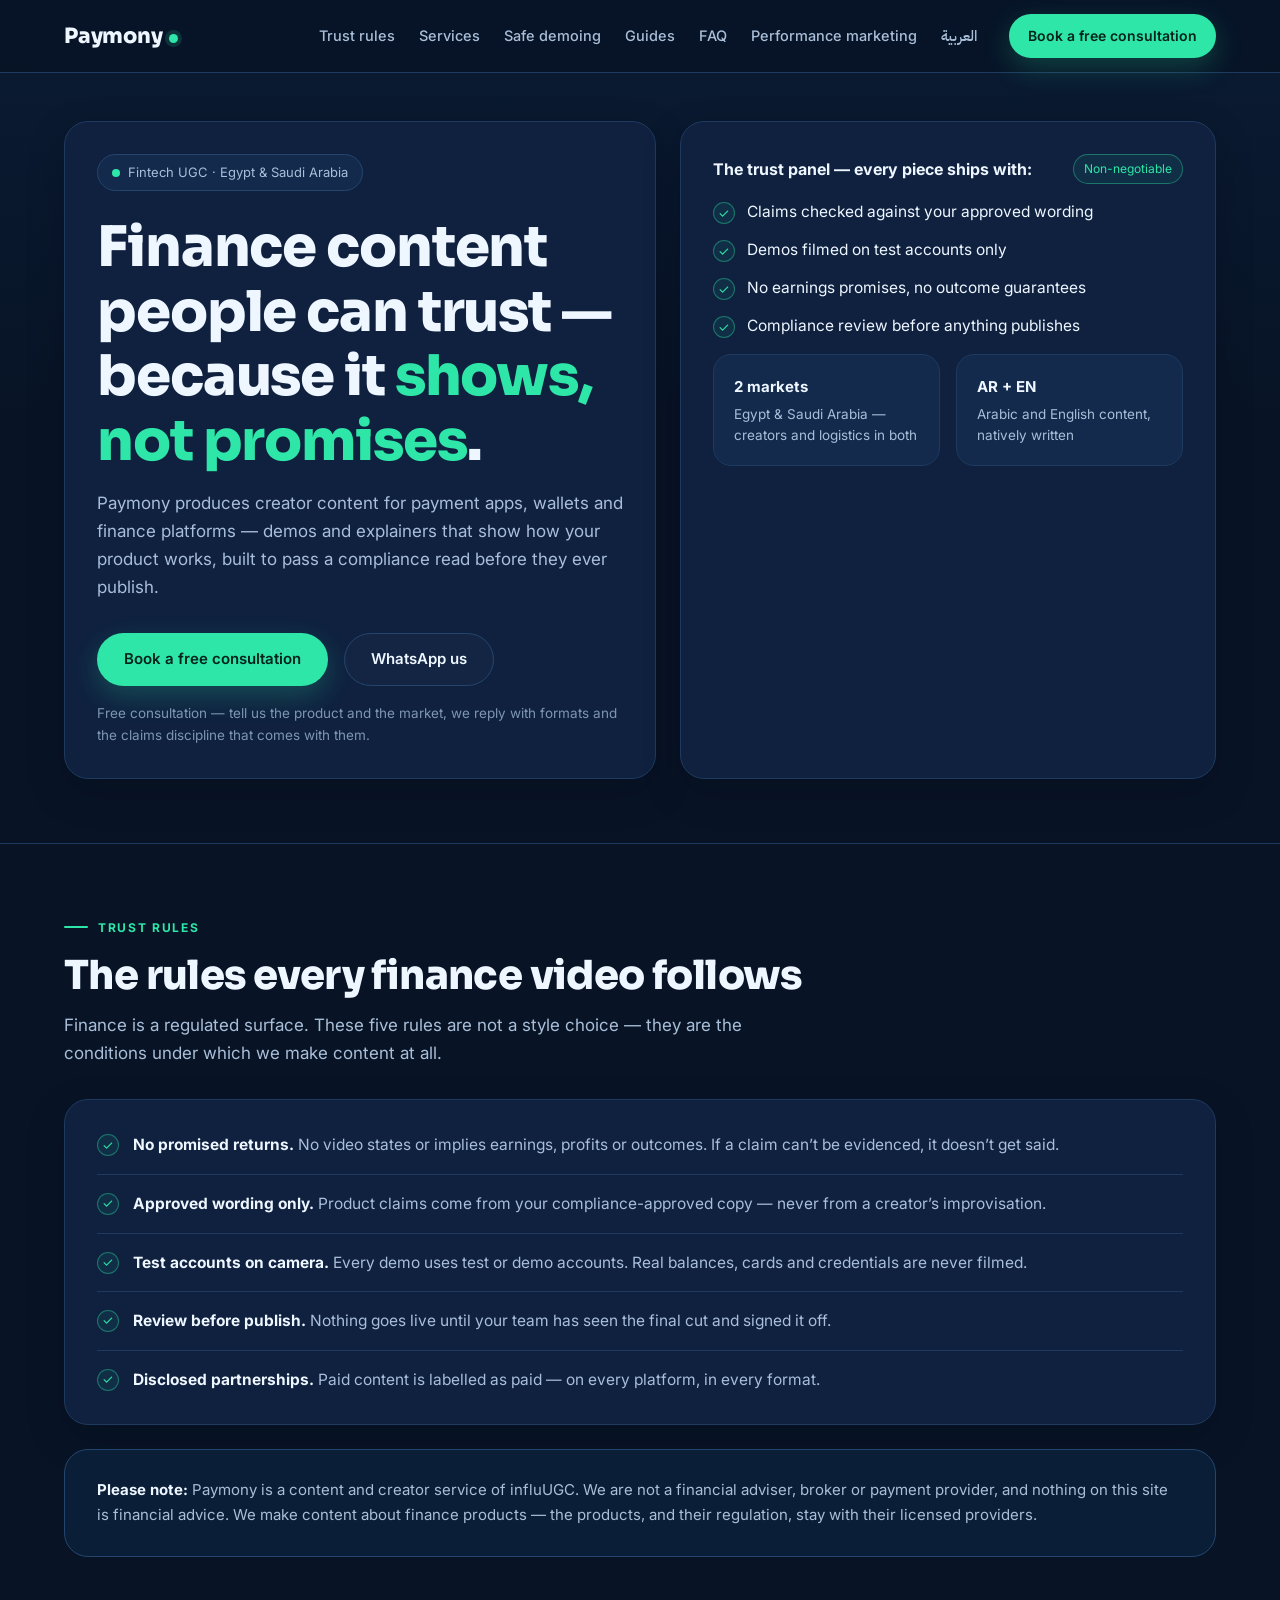
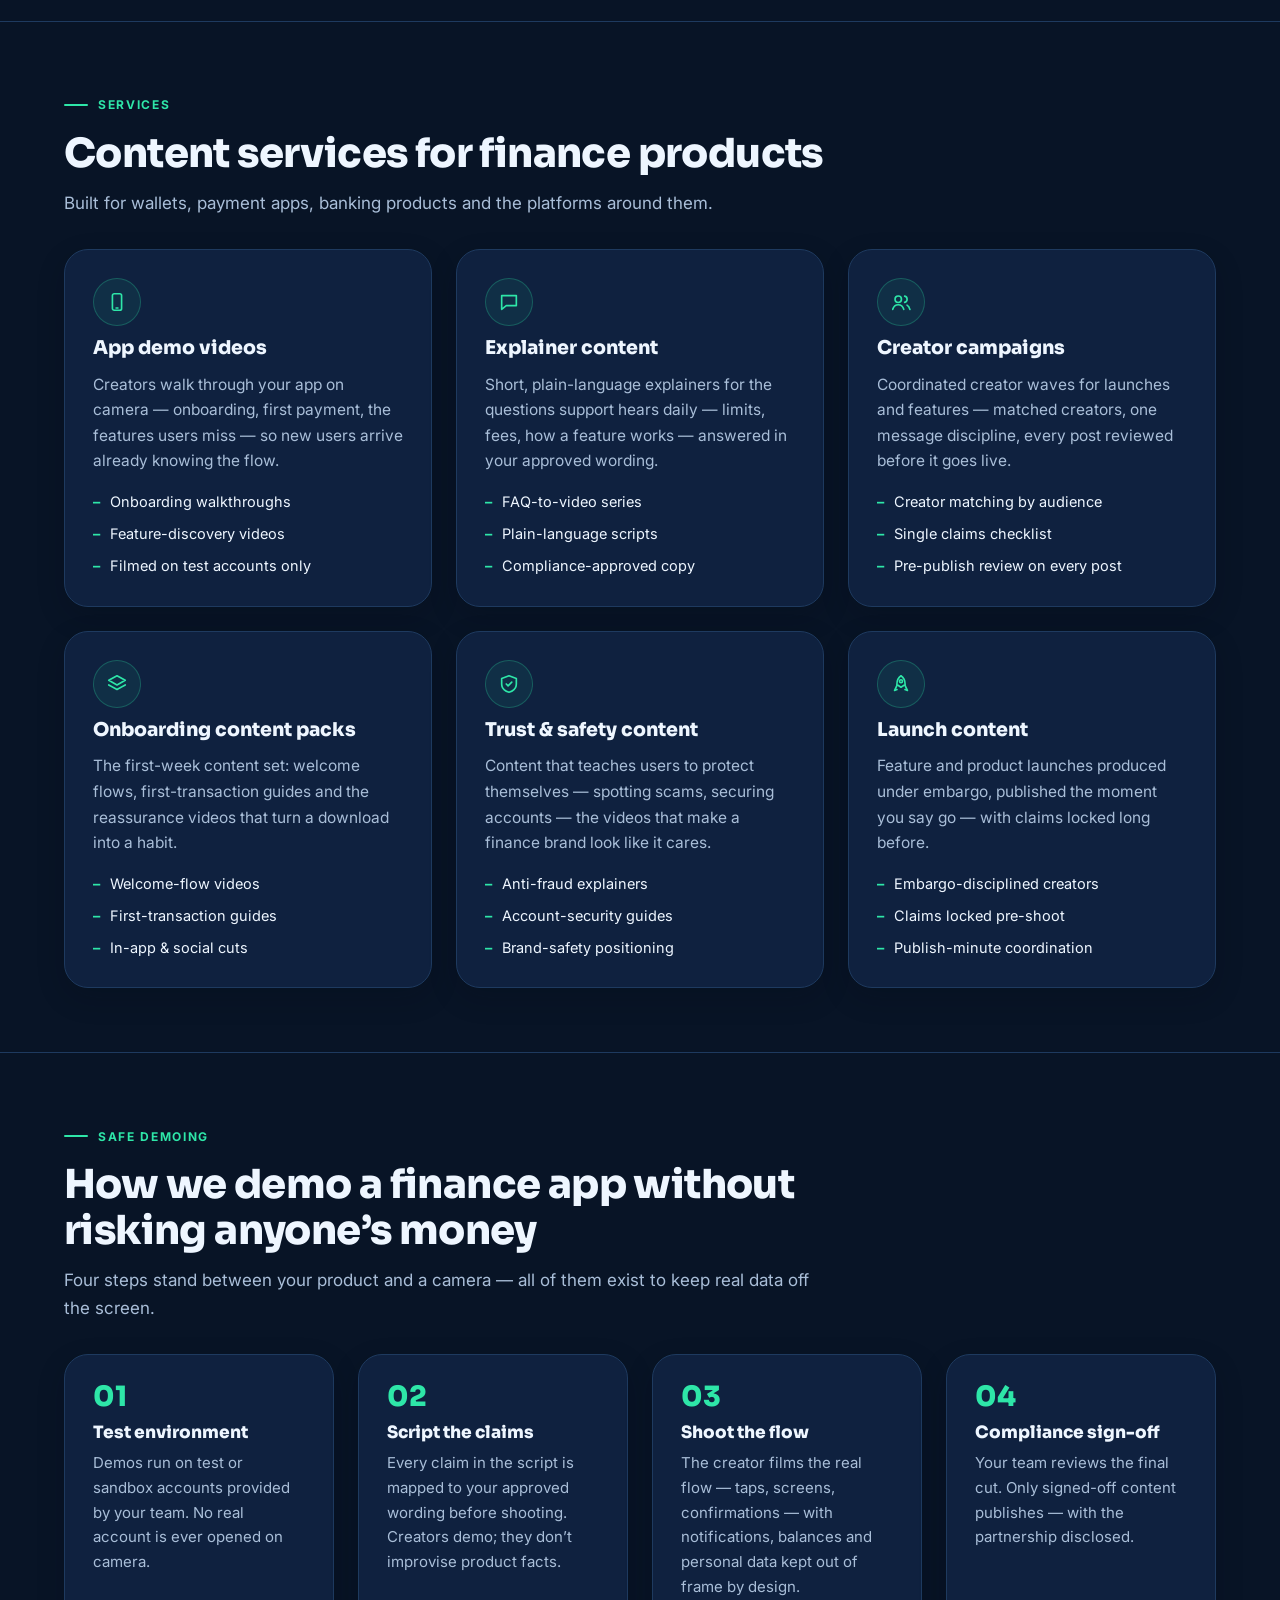
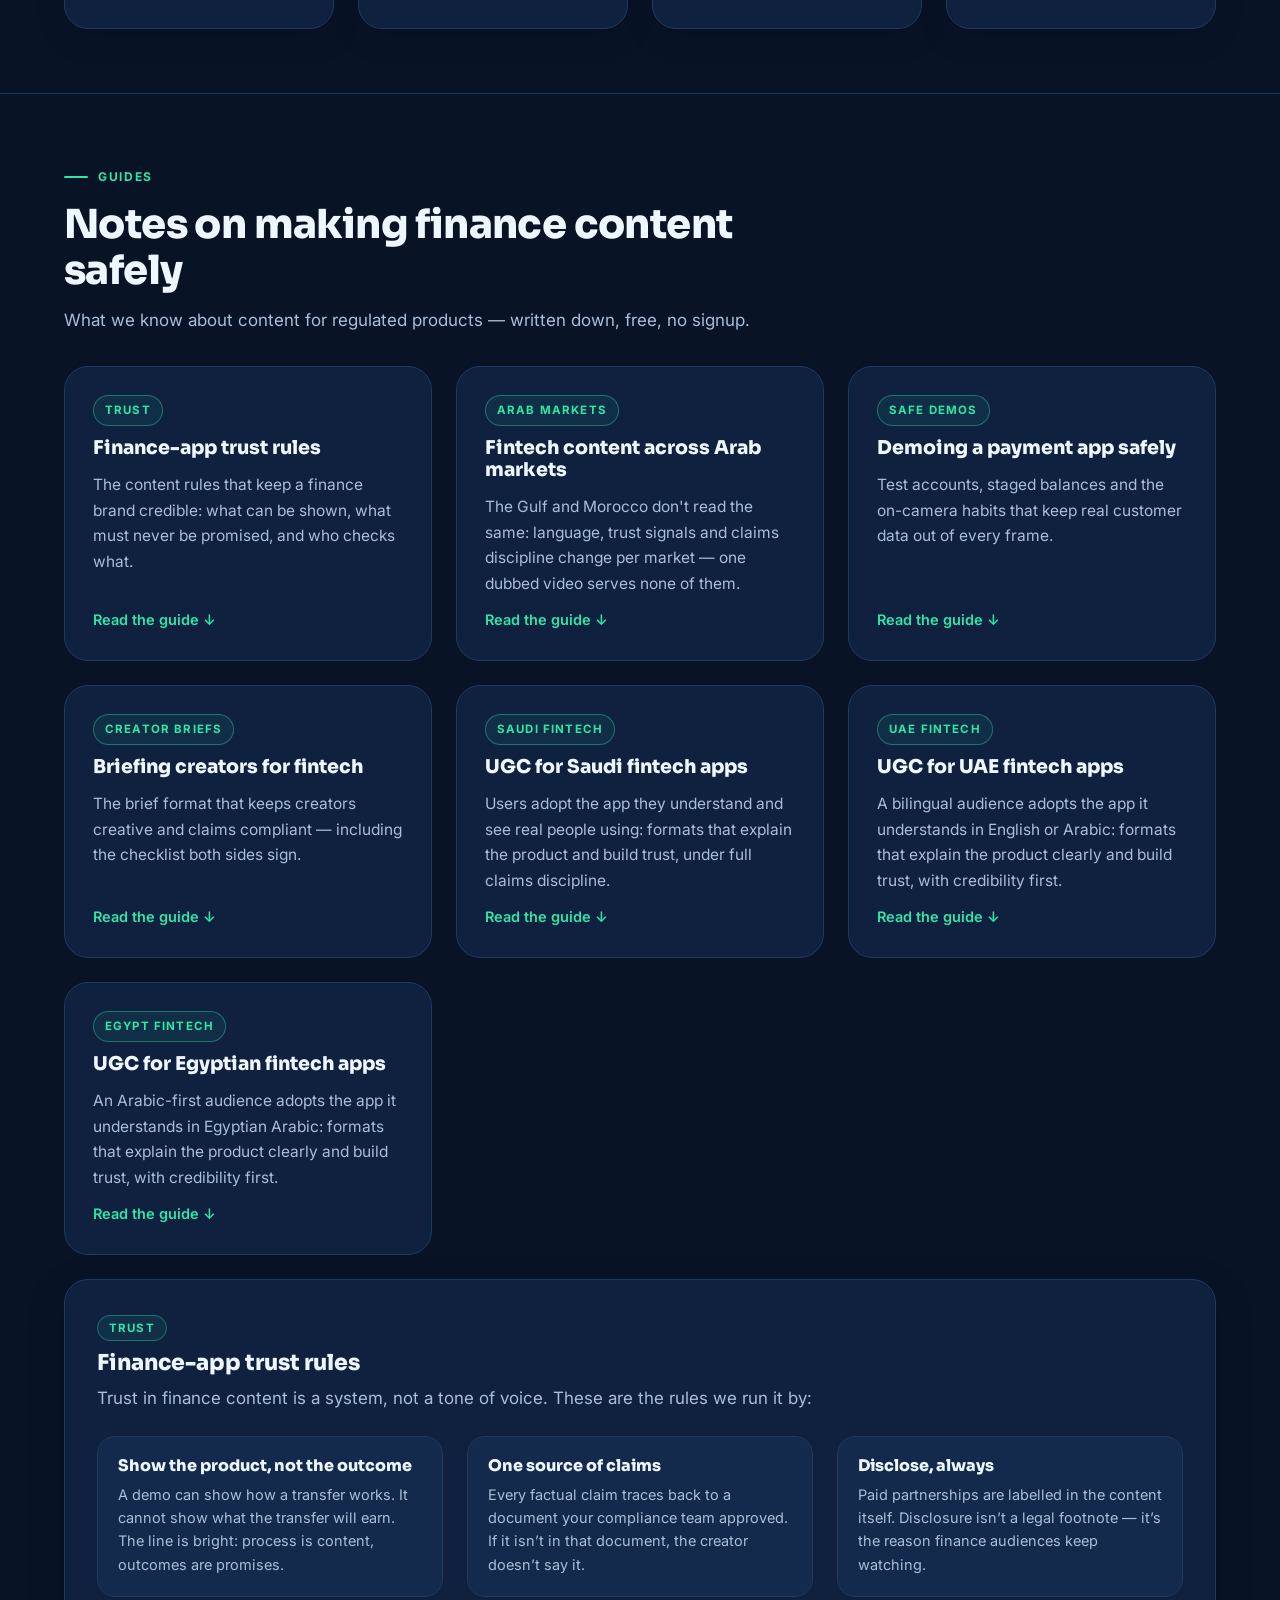
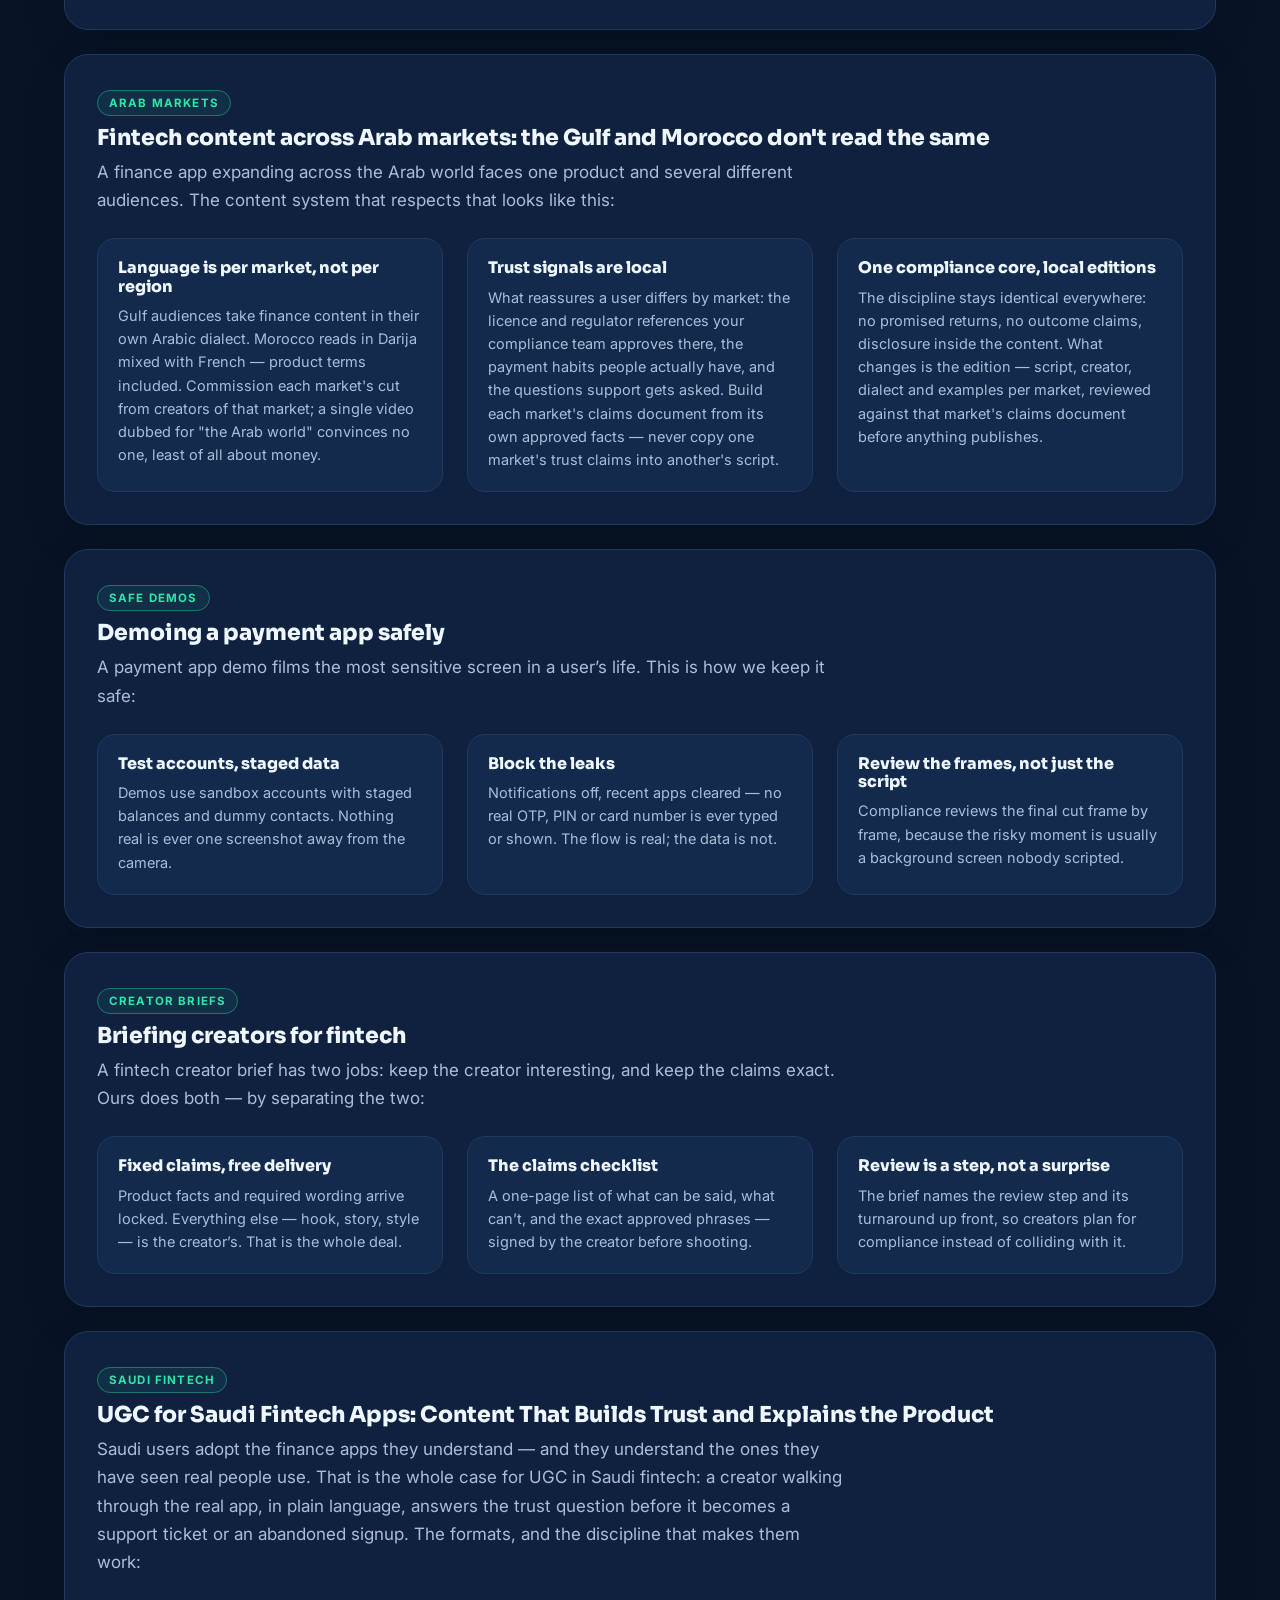
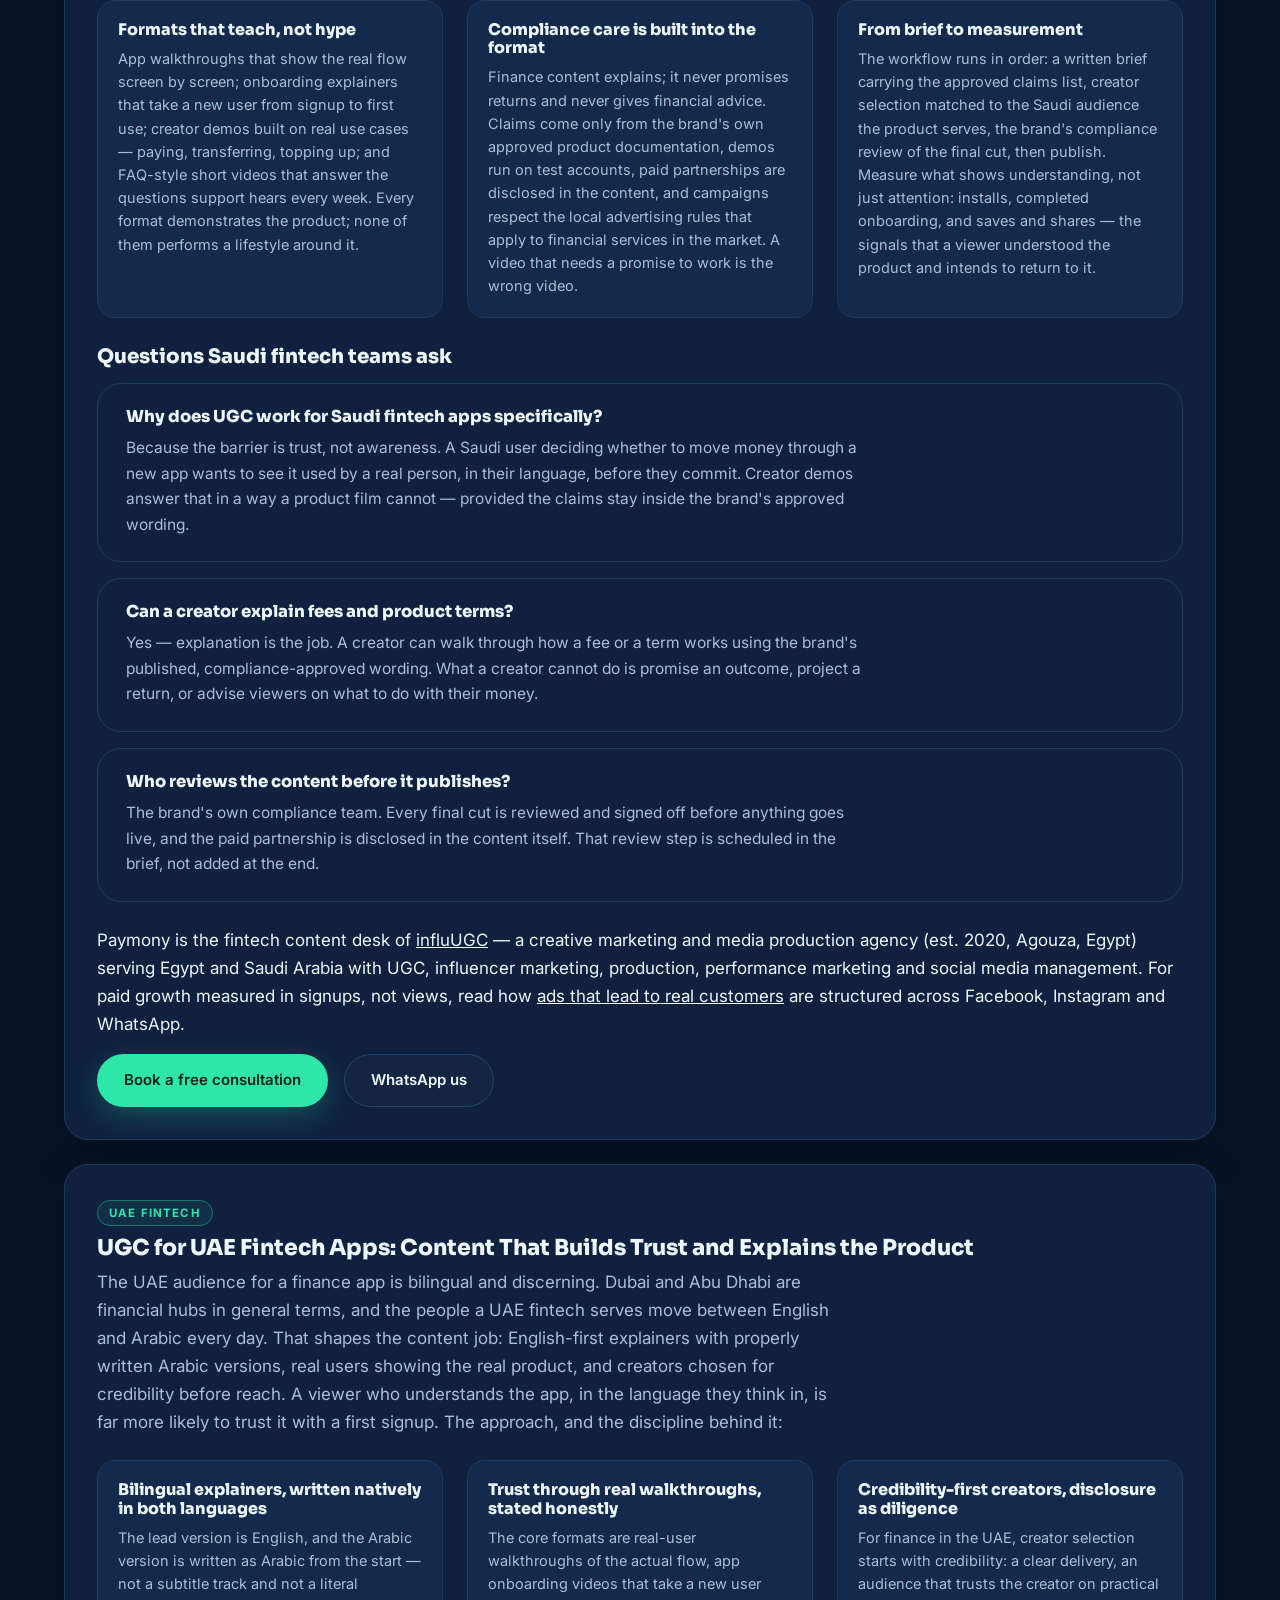
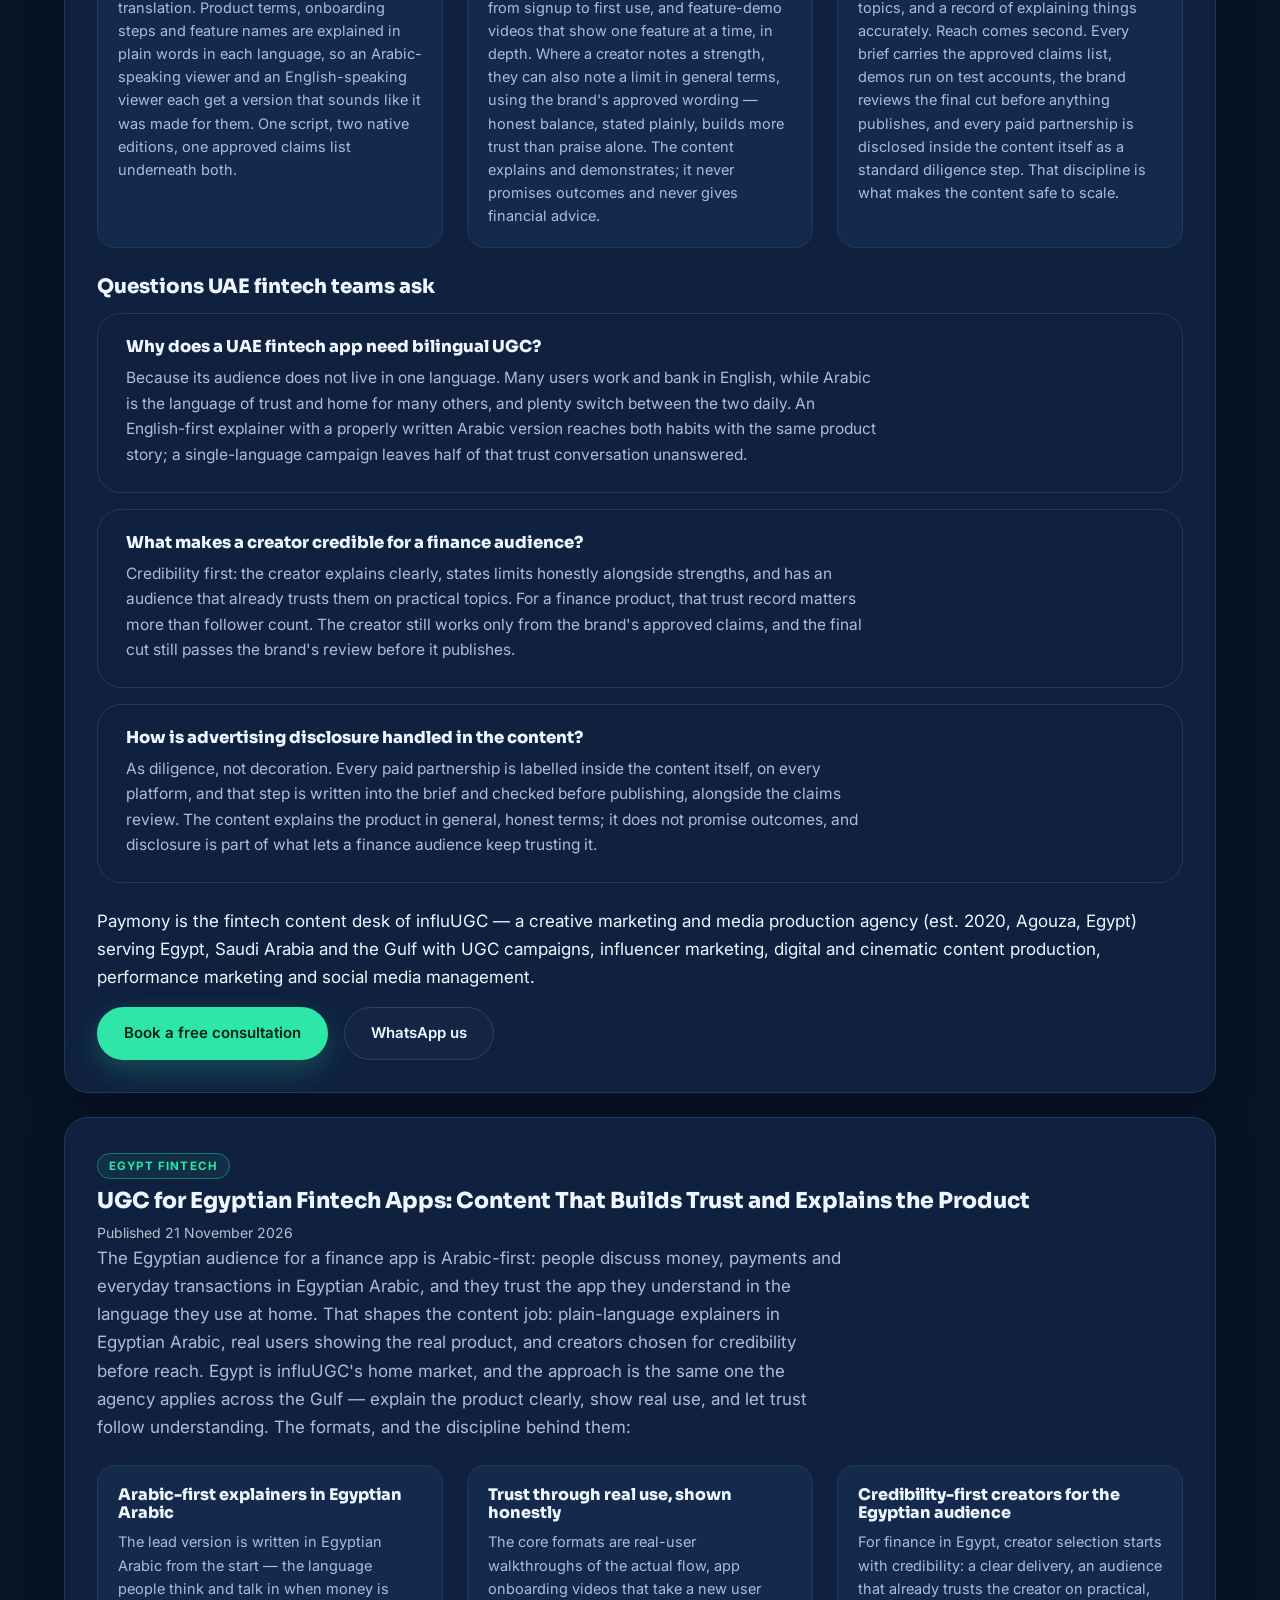
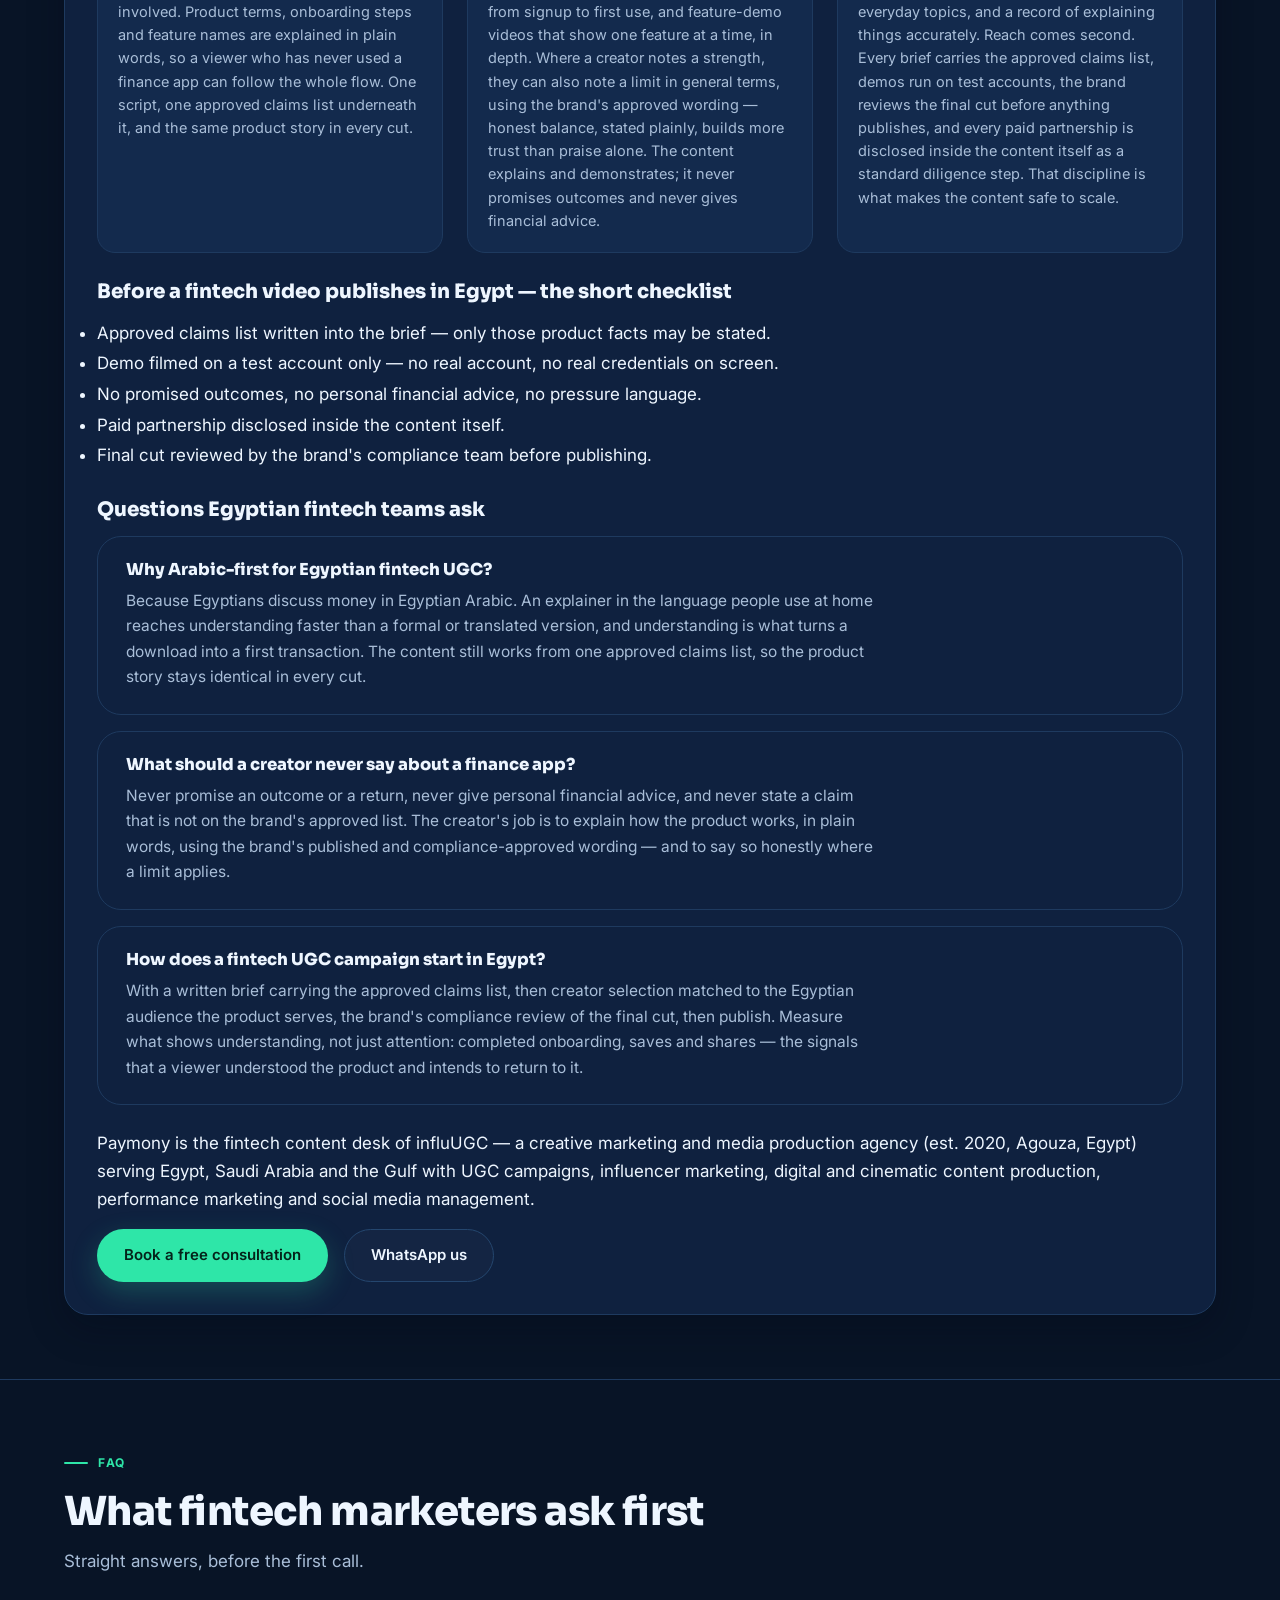
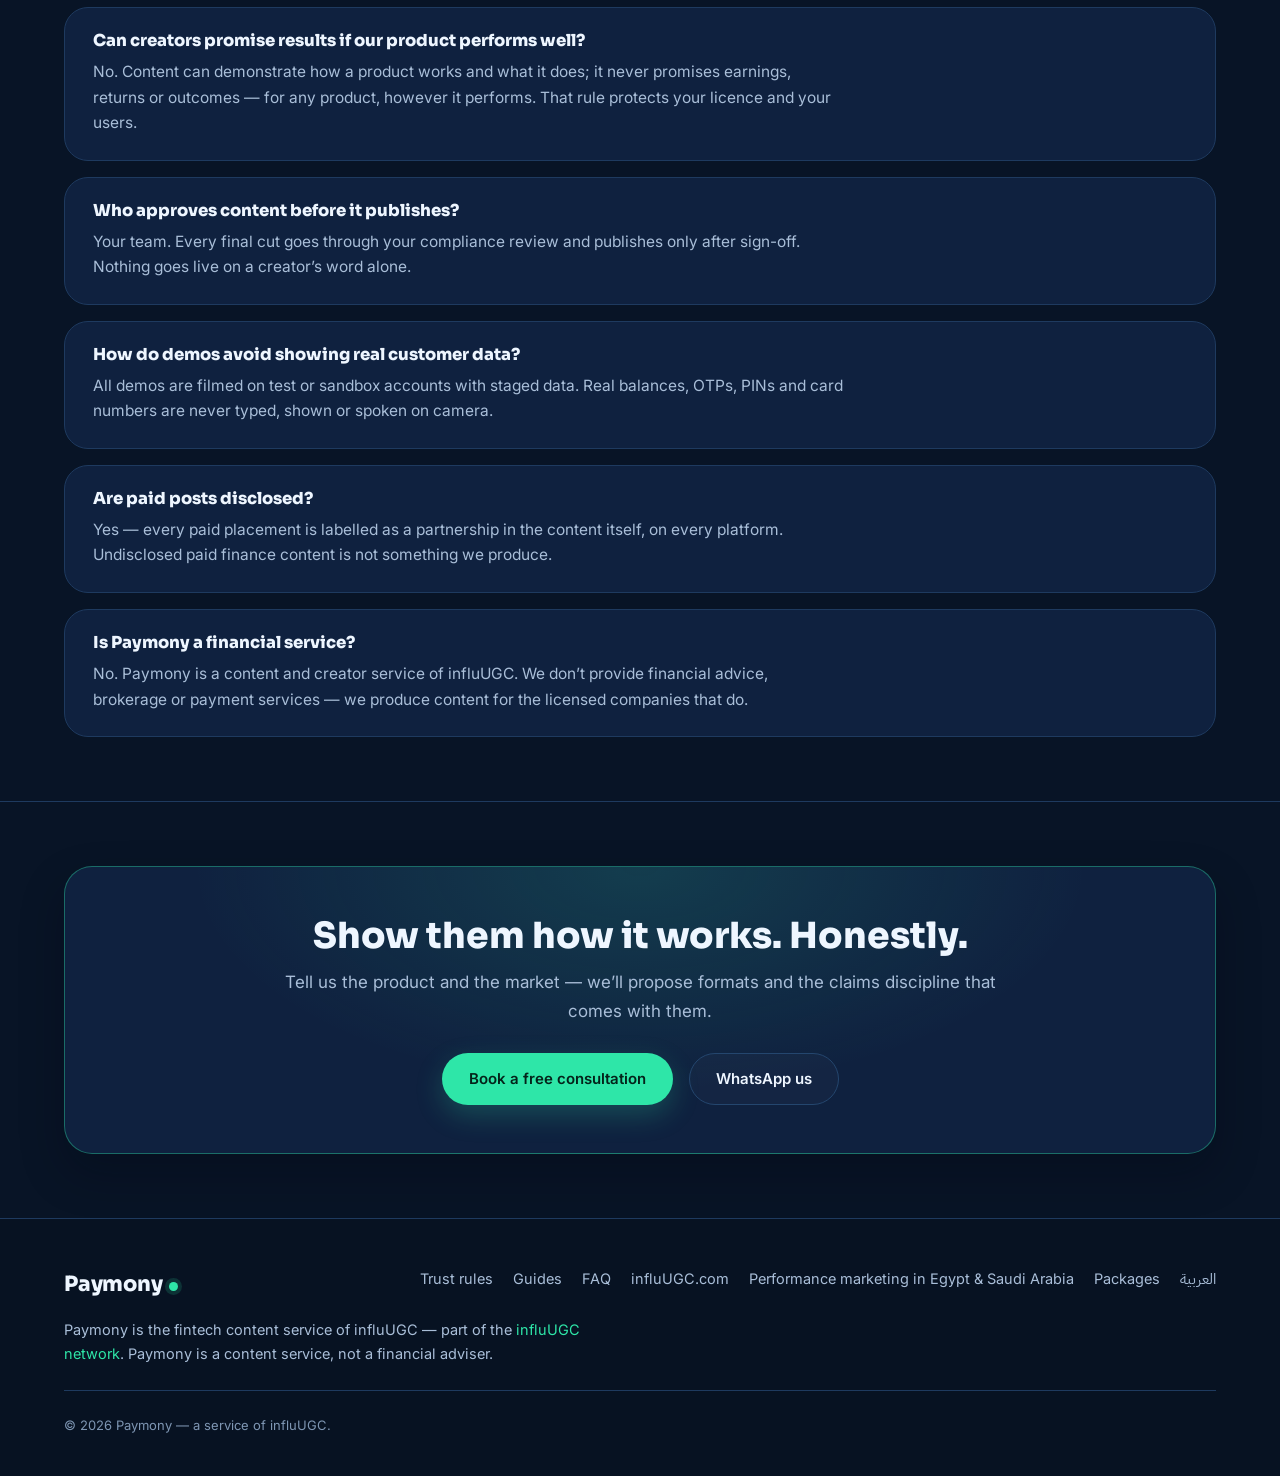
<file: index.html>
<!DOCTYPE html>
<!-- framed-v2 -->
<!-- identity-v3-paymony-2026-11-07 -->
<html lang="en" dir="ltr">
<head>
<meta charset="UTF-8">
<meta name="viewport" content="width=device-width, initial-scale=1.0">
<title>Paymony — UGC &amp; Content Marketing for Fintech | by influUGC</title>
<meta name="description" content="Paymony by influUGC: creator demos, explainers and campaigns for payment apps and finance platforms in Egypt &amp; Saudi Arabia — filmed on test accounts, compliance-reviewed, no promised returns, ever.">
<link rel="canonical" href="https://paymony.net/">
<link rel="alternate" hreflang="en" href="https://paymony.net/">
<link rel="alternate" hreflang="ar" href="https://paymony.net/ar.html">
<link rel="icon" type="image/svg+xml" href="/favicon.svg">
<link rel="preconnect" href="https://fonts.googleapis.com">
<link rel="preconnect" href="https://fonts.gstatic.com" crossorigin>
<link href="https://fonts.googleapis.com/css2?family=IBM+Plex+Sans+Arabic:wght@400;500;600;700&family=Inter:wght@400;500;600;700&family=Sora:wght@600;700;800&display=swap" rel="stylesheet">
<link rel="stylesheet" href="/styles.css">
<script type="application/ld+json">
{"@context":"https://schema.org","@type":"Organization","name":"Paymony","url":"https://paymony.net/","description":"Creator demos, explainers and campaigns for payment apps and finance platforms in Egypt and Saudi Arabia — compliance-reviewed content, filmed on test accounts only.","areaServed":["EG","SA"],"parentOrganization":{"@type":"Organization","name":"influUGC","url":"https://www.influugc.com/"}}
</script>
<script type="application/ld+json">
{"@context":"https://schema.org","@type":"FAQPage","mainEntity":[
{"@type":"Question","name":"Can creators promise results if our product performs well?","acceptedAnswer":{"@type":"Answer","text":"No. Content can demonstrate how a product works and what it does; it never promises earnings, returns or outcomes — for any product, however it performs. That rule protects your licence and your users."}},
{"@type":"Question","name":"Who approves content before it publishes?","acceptedAnswer":{"@type":"Answer","text":"Your team. Every final cut goes through your compliance review and publishes only after sign-off. Nothing goes live on a creator's word alone."}},
{"@type":"Question","name":"How do demos avoid showing real customer data?","acceptedAnswer":{"@type":"Answer","text":"All demos are filmed on test or sandbox accounts with staged data. Real balances, OTPs, PINs and card numbers are never typed, shown or spoken on camera."}},
{"@type":"Question","name":"Are paid posts disclosed?","acceptedAnswer":{"@type":"Answer","text":"Yes — every paid placement is labelled as a partnership in the content itself, on every platform. Undisclosed paid finance content is not something we produce."}},
{"@type":"Question","name":"Is Paymony a financial service?","acceptedAnswer":{"@type":"Answer","text":"No. Paymony is a content and creator service of influUGC. We don't provide financial advice, brokerage or payment services — we produce content for the licensed companies that do."}},
{"@type":"Question","name":"Why does UGC work for Saudi fintech apps specifically?","acceptedAnswer":{"@type":"Answer","text":"Because the barrier is trust, not awareness. A Saudi user deciding whether to move money through a new app wants to see it used by a real person, in their language, before they commit. Creator demos answer that in a way a product film cannot — provided the claims stay inside the brand's approved wording."}},
{"@type":"Question","name":"Can a creator explain fees and product terms?","acceptedAnswer":{"@type":"Answer","text":"Yes — explanation is the job. A creator can walk through how a fee or a term works using the brand's published, compliance-approved wording. What a creator cannot do is promise an outcome, project a return, or advise viewers on what to do with their money."}},
{"@type":"Question","name":"Who reviews the content before it publishes?","acceptedAnswer":{"@type":"Answer","text":"The brand's own compliance team. Every final cut is reviewed and signed off before anything goes live, and the paid partnership is disclosed in the content itself. That review step is scheduled in the brief, not added at the end."}}
]}
</script>
</head>
<body data-layout="framed-v2">
<header class="site">
  <div class="wrap header-in">
    <a class="wordmark" href="/index.html">Paymony<i></i></a>
    <nav class="main">
      <a href="#rules">Trust rules</a>
      <a href="#services">Services</a>
      <a href="#process">Safe demoing</a>
      <a href="#guides">Guides</a>
      <a href="#faq">FAQ</a>
      <a href="https://www.influugc.com/en/services/performance-marketing">Performance marketing</a>
      <a class="lang-link" href="/ar.html">العربية</a>
    </nav>
    <a class="btn btn-primary btn-sm header-cta" href="https://www.influugc.com/book?utm_source=paymony&amp;utm_medium=satellite&amp;utm_campaign=network">Book a free consultation</a>
  </div>
</header>
<main>
  <section class="hero">
    <div class="wrap hero-grid">
      <div class="panel hero-copy">
        <span class="chip"><i></i>Fintech UGC · Egypt &amp; Saudi Arabia</span>
        <h1>Finance content people can trust — because it <em>shows, not promises</em>.</h1>
        <p class="lead">Paymony produces creator content for payment apps, wallets and finance platforms — demos and explainers that show how your product works, built to pass a compliance read before they ever publish.</p>
        <div class="cta-row">
          <a class="btn btn-primary" href="https://www.influugc.com/book?utm_source=paymony&amp;utm_medium=satellite&amp;utm_campaign=network">Book a free consultation</a>
          <a class="btn btn-ghost" href="https://wa.me/201029979797?utm_source=paymony&amp;utm_medium=satellite&amp;utm_campaign=network">WhatsApp us</a>
        </div>
        <p class="hero-note">Free consultation — tell us the product and the market, we reply with formats and the claims discipline that comes with them.</p>
      </div>
      <div class="panel hero-visual">
        <div class="pv-head"><span class="pv-title">The trust panel — every piece ships with:</span><span class="pv-tag">Non-negotiable</span></div>
        <ul class="checks">
          <li><span class="tick">✓</span>Claims checked against your approved wording</li>
          <li><span class="tick">✓</span>Demos filmed on test accounts only</li>
          <li><span class="tick">✓</span>No earnings promises, no outcome guarantees</li>
          <li><span class="tick">✓</span>Compliance review before anything publishes</li>
        </ul>
        <div class="tile-grid">
          <div class="tile"><b>2 markets</b><span>Egypt &amp; Saudi Arabia — creators and logistics in both</span></div>
          <div class="tile"><b>AR + EN</b><span>Arabic and English content, natively written</span></div>
        </div>
      </div>
    </div>
  </section>

  <section id="rules">
    <div class="wrap">
      <div class="sec-head">
        <span class="eyebrow">Trust rules</span>
        <h2>The rules every finance video follows</h2>
        <p class="lead">Finance is a regulated surface. These five rules are not a style choice — they are the conditions under which we make content at all.</p>
      </div>
      <div class="panel">
        <div class="rule"><span class="tick">✓</span><p><strong>No promised returns.</strong> No video states or implies earnings, profits or outcomes. If a claim can’t be evidenced, it doesn’t get said.</p></div>
        <div class="rule"><span class="tick">✓</span><p><strong>Approved wording only.</strong> Product claims come from your compliance-approved copy — never from a creator’s improvisation.</p></div>
        <div class="rule"><span class="tick">✓</span><p><strong>Test accounts on camera.</strong> Every demo uses test or demo accounts. Real balances, cards and credentials are never filmed.</p></div>
        <div class="rule"><span class="tick">✓</span><p><strong>Review before publish.</strong> Nothing goes live until your team has seen the final cut and signed it off.</p></div>
        <div class="rule"><span class="tick">✓</span><p><strong>Disclosed partnerships.</strong> Paid content is labelled as paid — on every platform, in every format.</p></div>
      </div>
      <div class="disclaimer" style="margin-top:24px">
        <p><b>Please note:</b> Paymony is a content and creator service of influUGC. We are not a financial adviser, broker or payment provider, and nothing on this site is financial advice. We make content about finance products — the products, and their regulation, stay with their licensed providers.</p>
      </div>
    </div>
  </section>

  <section id="services">
    <div class="wrap">
      <div class="sec-head">
        <span class="eyebrow">Services</span>
        <h2>Content services for finance products</h2>
        <p class="lead">Built for wallets, payment apps, banking products and the platforms around them.</p>
      </div>
      <div class="cards">
        <article class="card">
          <span class="glyph"><svg viewBox="0 0 24 24" fill="none" stroke="currentColor" stroke-width="1.8" stroke-linecap="round" stroke-linejoin="round"><rect x="7" y="3" width="10" height="18" rx="2"/><path d="M11 18.5h2"/></svg></span>
          <h3>App demo videos</h3>
          <p>Creators walk through your app on camera — onboarding, first payment, the features users miss — so new users arrive already knowing the flow.</p>
          <ul><li>Onboarding walkthroughs</li><li>Feature-discovery videos</li><li>Filmed on test accounts only</li></ul>
        </article>
        <article class="card">
          <span class="glyph"><svg viewBox="0 0 24 24" fill="none" stroke="currentColor" stroke-width="1.8" stroke-linecap="round" stroke-linejoin="round"><path d="M4 5h16v11H9l-5 4z"/></svg></span>
          <h3>Explainer content</h3>
          <p>Short, plain-language explainers for the questions support hears daily — limits, fees, how a feature works — answered in your approved wording.</p>
          <ul><li>FAQ-to-video series</li><li>Plain-language scripts</li><li>Compliance-approved copy</li></ul>
        </article>
        <article class="card">
          <span class="glyph"><svg viewBox="0 0 24 24" fill="none" stroke="currentColor" stroke-width="1.8" stroke-linecap="round" stroke-linejoin="round"><circle cx="9" cy="9" r="3.5"/><path d="M3 20c1-3.5 3-5 6-5s5 1.5 6 5"/><path d="M16 5.6a3.5 3.5 0 010 6.8M18.6 15.4c1.5.8 2.5 2.3 3.1 4.6"/></svg></span>
          <h3>Creator campaigns</h3>
          <p>Coordinated creator waves for launches and features — matched creators, one message discipline, every post reviewed before it goes live.</p>
          <ul><li>Creator matching by audience</li><li>Single claims checklist</li><li>Pre-publish review on every post</li></ul>
        </article>
        <article class="card">
          <span class="glyph"><svg viewBox="0 0 24 24" fill="none" stroke="currentColor" stroke-width="1.8" stroke-linecap="round" stroke-linejoin="round"><path d="M12 3l9 5-9 5-9-5z"/><path d="M3 13l9 5 9-5"/></svg></span>
          <h3>Onboarding content packs</h3>
          <p>The first-week content set: welcome flows, first-transaction guides and the reassurance videos that turn a download into a habit.</p>
          <ul><li>Welcome-flow videos</li><li>First-transaction guides</li><li>In-app &amp; social cuts</li></ul>
        </article>
        <article class="card">
          <span class="glyph"><svg viewBox="0 0 24 24" fill="none" stroke="currentColor" stroke-width="1.8" stroke-linecap="round" stroke-linejoin="round"><path d="M12 3l8 3v6c0 4.5-3.2 7.7-8 9-4.8-1.3-8-4.5-8-9V6z"/><path d="M9 12l2 2 4-4"/></svg></span>
          <h3>Trust &amp; safety content</h3>
          <p>Content that teaches users to protect themselves — spotting scams, securing accounts — the videos that make a finance brand look like it cares.</p>
          <ul><li>Anti-fraud explainers</li><li>Account-security guides</li><li>Brand-safety positioning</li></ul>
        </article>
        <article class="card">
          <span class="glyph"><svg viewBox="0 0 24 24" fill="none" stroke="currentColor" stroke-width="1.8" stroke-linecap="round" stroke-linejoin="round"><path d="M12 3c3 2 4.5 5.5 4.5 9.5L12 15.5 7.5 12.5C7.5 8.5 9 5 12 3z"/><circle cx="12" cy="9" r="1.6"/><path d="M7.6 13.6L5 19l2.6-.9M16.4 13.6L19 19l-2.6-.9"/></svg></span>
          <h3>Launch content</h3>
          <p>Feature and product launches produced under embargo, published the moment you say go — with claims locked long before.</p>
          <ul><li>Embargo-disciplined creators</li><li>Claims locked pre-shoot</li><li>Publish-minute coordination</li></ul>
        </article>
      </div>
    </div>
  </section>

  <section id="process">
    <div class="wrap">
      <div class="sec-head">
        <span class="eyebrow">Safe demoing</span>
        <h2>How we demo a finance app without risking anyone’s money</h2>
        <p class="lead">Four steps stand between your product and a camera — all of them exist to keep real data off the screen.</p>
      </div>
      <div class="steps">
        <div class="step"><p class="n">01</p><h3>Test environment</h3><p>Demos run on test or sandbox accounts provided by your team. No real account is ever opened on camera.</p></div>
        <div class="step"><p class="n">02</p><h3>Script the claims</h3><p>Every claim in the script is mapped to your approved wording before shooting. Creators demo; they don’t improvise product facts.</p></div>
        <div class="step"><p class="n">03</p><h3>Shoot the flow</h3><p>The creator films the real flow — taps, screens, confirmations — with notifications, balances and personal data kept out of frame by design.</p></div>
        <div class="step"><p class="n">04</p><h3>Compliance sign-off</h3><p>Your team reviews the final cut. Only signed-off content publishes — with the partnership disclosed.</p></div>
      </div>
    </div>
  </section>

  <section id="guides">
    <div class="wrap">
      <div class="sec-head">
        <span class="eyebrow">Guides</span>
        <h2>Notes on making finance content safely</h2>
        <p class="lead">What we know about content for regulated products — written down, free, no signup.</p>
      </div>
      <div class="cards">
        <article class="gcard">
          <span class="gchip">Trust</span>
          <h3>Finance-app trust rules</h3>
          <p>The content rules that keep a finance brand credible: what can be shown, what must never be promised, and who checks what.</p>
          <a class="more" href="#guide-trust">Read the guide ↓</a>
        </article>
        <article class="gcard">
          <span class="gchip">Arab markets</span>
          <h3>Fintech content across Arab markets</h3>
          <p>The Gulf and Morocco don't read the same: language, trust signals and claims discipline change per market — one dubbed video serves none of them.</p>
          <a class="more" href="#guide-markets">Read the guide ↓</a>
        </article>
        <article class="gcard">
          <span class="gchip">Safe demos</span>
          <h3>Demoing a payment app safely</h3>
          <p>Test accounts, staged balances and the on-camera habits that keep real customer data out of every frame.</p>
          <a class="more" href="#guide-demo">Read the guide ↓</a>
        </article>
        <article class="gcard">
          <span class="gchip">Creator briefs</span>
          <h3>Briefing creators for fintech</h3>
          <p>The brief format that keeps creators creative and claims compliant — including the checklist both sides sign.</p>
          <a class="more" href="#guide-brief">Read the guide ↓</a>
        </article>
        <article class="gcard">
          <span class="gchip">Saudi fintech</span>
          <h3>UGC for Saudi fintech apps</h3>
          <p>Users adopt the app they understand and see real people using: formats that explain the product and build trust, under full claims discipline.</p>
          <a class="more" href="#guide-fintech-ugc-saudi">Read the guide ↓</a>
        </article>
        <article class="gcard">
          <span class="gchip">UAE fintech</span>
          <h3>UGC for UAE fintech apps</h3>
          <p>A bilingual audience adopts the app it understands in English or Arabic: formats that explain the product clearly and build trust, with credibility first.</p>
          <a class="more" href="#guide-fintech-ugc-uae">Read the guide ↓</a>
        </article>
        <article class="gcard">
          <span class="gchip">Egypt fintech</span>
          <h3>UGC for Egyptian fintech apps</h3>
          <p>An Arabic-first audience adopts the app it understands in Egyptian Arabic: formats that explain the product clearly and build trust, with credibility first.</p>
          <a class="more" href="#guide-fintech-ugc-egypt">Read the guide ↓</a>
        </article>
      </div>

      <article class="panel guide" id="guide-trust">
        <span class="gchip">Trust</span>
        <h3 class="g-title">Finance-app trust rules</h3>
        <p class="g-intro">Trust in finance content is a system, not a tone of voice. These are the rules we run it by:</p>
        <div class="g-points">
          <div class="g-point"><h3>Show the product, not the outcome</h3><p>A demo can show how a transfer works. It cannot show what the transfer will earn. The line is bright: process is content, outcomes are promises.</p></div>
          <div class="g-point"><h3>One source of claims</h3><p>Every factual claim traces back to a document your compliance team approved. If it isn’t in that document, the creator doesn’t say it.</p></div>
          <div class="g-point"><h3>Disclose, always</h3><p>Paid partnerships are labelled in the content itself. Disclosure isn’t a legal footnote — it’s the reason finance audiences keep watching.</p></div>
        </div>
      </article>
      <article class="panel guide" id="guide-markets">
        <span class="gchip">Arab markets</span>
        <h3 class="g-title">Fintech content across Arab markets: the Gulf and Morocco don't read the same</h3>
        <p class="g-intro">A finance app expanding across the Arab world faces one product and several different audiences. The content system that respects that looks like this:</p>
        <div class="g-points">
          <div class="g-point"><h3>Language is per market, not per region</h3><p>Gulf audiences take finance content in their own Arabic dialect. Morocco reads in Darija mixed with French — product terms included. Commission each market's cut from creators of that market; a single video dubbed for "the Arab world" convinces no one, least of all about money.</p></div>
          <div class="g-point"><h3>Trust signals are local</h3><p>What reassures a user differs by market: the licence and regulator references your compliance team approves there, the payment habits people actually have, and the questions support gets asked. Build each market's claims document from its own approved facts — never copy one market's trust claims into another's script.</p></div>
          <div class="g-point"><h3>One compliance core, local editions</h3><p>The discipline stays identical everywhere: no promised returns, no outcome claims, disclosure inside the content. What changes is the edition — script, creator, dialect and examples per market, reviewed against that market's claims document before anything publishes.</p></div>
        </div>
      </article>

      <article class="panel guide" id="guide-demo">
        <span class="gchip">Safe demos</span>
        <h3 class="g-title">Demoing a payment app safely</h3>
        <p class="g-intro">A payment app demo films the most sensitive screen in a user’s life. This is how we keep it safe:</p>
        <div class="g-points">
          <div class="g-point"><h3>Test accounts, staged data</h3><p>Demos use sandbox accounts with staged balances and dummy contacts. Nothing real is ever one screenshot away from the camera.</p></div>
          <div class="g-point"><h3>Block the leaks</h3><p>Notifications off, recent apps cleared — no real OTP, PIN or card number is ever typed or shown. The flow is real; the data is not.</p></div>
          <div class="g-point"><h3>Review the frames, not just the script</h3><p>Compliance reviews the final cut frame by frame, because the risky moment is usually a background screen nobody scripted.</p></div>
        </div>
      </article>

      <article class="panel guide" id="guide-brief">
        <span class="gchip">Creator briefs</span>
        <h3 class="g-title">Briefing creators for fintech</h3>
        <p class="g-intro">A fintech creator brief has two jobs: keep the creator interesting, and keep the claims exact. Ours does both — by separating the two:</p>
        <div class="g-points">
          <div class="g-point"><h3>Fixed claims, free delivery</h3><p>Product facts and required wording arrive locked. Everything else — hook, story, style — is the creator’s. That is the whole deal.</p></div>
          <div class="g-point"><h3>The claims checklist</h3><p>A one-page list of what can be said, what can’t, and the exact approved phrases — signed by the creator before shooting.</p></div>
          <div class="g-point"><h3>Review is a step, not a surprise</h3><p>The brief names the review step and its turnaround up front, so creators plan for compliance instead of colliding with it.</p></div>
        </div>
      </article>

      <article class="panel guide" id="guide-fintech-ugc-saudi">
        <span class="gchip">Saudi fintech</span>
        <h3 class="g-title">UGC for Saudi Fintech Apps: Content That Builds Trust and Explains the Product</h3>
        <p class="g-intro">Saudi users adopt the finance apps they understand — and they understand the ones they have seen real people use. That is the whole case for UGC in Saudi fintech: a creator walking through the real app, in plain language, answers the trust question before it becomes a support ticket or an abandoned signup. The formats, and the discipline that makes them work:</p>
        <div class="g-points">
          <div class="g-point"><h3>Formats that teach, not hype</h3><p>App walkthroughs that show the real flow screen by screen; onboarding explainers that take a new user from signup to first use; creator demos built on real use cases — paying, transferring, topping up; and FAQ-style short videos that answer the questions support hears every week. Every format demonstrates the product; none of them performs a lifestyle around it.</p></div>
          <div class="g-point"><h3>Compliance care is built into the format</h3><p>Finance content explains; it never promises returns and never gives financial advice. Claims come only from the brand's own approved product documentation, demos run on test accounts, paid partnerships are disclosed in the content, and campaigns respect the local advertising rules that apply to financial services in the market. A video that needs a promise to work is the wrong video.</p></div>
          <div class="g-point"><h3>From brief to measurement</h3><p>The workflow runs in order: a written brief carrying the approved claims list, creator selection matched to the Saudi audience the product serves, the brand's compliance review of the final cut, then publish. Measure what shows understanding, not just attention: installs, completed onboarding, and saves and shares — the signals that a viewer understood the product and intends to return to it.</p></div>
        </div>
        <h3 style="margin:28px 0 14px">Questions Saudi fintech teams ask</h3>
        <div class="faq">
          <div class="qa"><h3>Why does UGC work for Saudi fintech apps specifically?</h3><p>Because the barrier is trust, not awareness. A Saudi user deciding whether to move money through a new app wants to see it used by a real person, in their language, before they commit. Creator demos answer that in a way a product film cannot — provided the claims stay inside the brand's approved wording.</p></div>
          <div class="qa"><h3>Can a creator explain fees and product terms?</h3><p>Yes — explanation is the job. A creator can walk through how a fee or a term works using the brand's published, compliance-approved wording. What a creator cannot do is promise an outcome, project a return, or advise viewers on what to do with their money.</p></div>
          <div class="qa"><h3>Who reviews the content before it publishes?</h3><p>The brand's own compliance team. Every final cut is reviewed and signed off before anything goes live, and the paid partnership is disclosed in the content itself. That review step is scheduled in the brief, not added at the end.</p></div>
        </div>
        <p style="margin-top:24px">Paymony is the fintech content desk of <a href="https://www.influugc.com/en/about">influUGC</a> — a creative marketing and media production agency (est. 2020, Agouza, Egypt) serving Egypt and Saudi Arabia with UGC, influencer marketing, production, performance marketing and social media management. For paid growth measured in signups, not views, read how <a href="https://www.influugc.com/en/blog/facebook-instagram-whatsapp-ads-qualified-leads">ads that lead to real customers</a> are structured across Facebook, Instagram and WhatsApp.</p>
        <div class="cta-row" style="margin-top:16px">
          <a class="btn btn-primary" href="https://www.influugc.com/book?utm_source=paymony&amp;utm_medium=satellite&amp;utm_campaign=network">Book a free consultation</a>
          <a class="btn btn-ghost" href="https://wa.me/201029979797?utm_source=paymony&amp;utm_medium=satellite&amp;utm_campaign=network">WhatsApp us</a>
        </div>
      </article>

      <article class="panel guide" id="guide-fintech-ugc-uae">
        <span class="gchip">UAE fintech</span>
        <h3 class="g-title">UGC for UAE Fintech Apps: Content That Builds Trust and Explains the Product</h3>
        <p class="g-intro">The UAE audience for a finance app is bilingual and discerning. Dubai and Abu Dhabi are financial hubs in general terms, and the people a UAE fintech serves move between English and Arabic every day. That shapes the content job: English-first explainers with properly written Arabic versions, real users showing the real product, and creators chosen for credibility before reach. A viewer who understands the app, in the language they think in, is far more likely to trust it with a first signup. The approach, and the discipline behind it:</p>
        <div class="g-points">
          <div class="g-point"><h3>Bilingual explainers, written natively in both languages</h3><p>The lead version is English, and the Arabic version is written as Arabic from the start — not a subtitle track and not a literal translation. Product terms, onboarding steps and feature names are explained in plain words in each language, so an Arabic-speaking viewer and an English-speaking viewer each get a version that sounds like it was made for them. One script, two native editions, one approved claims list underneath both.</p></div>
          <div class="g-point"><h3>Trust through real walkthroughs, stated honestly</h3><p>The core formats are real-user walkthroughs of the actual flow, app onboarding videos that take a new user from signup to first use, and feature-demo videos that show one feature at a time, in depth. Where a creator notes a strength, they can also note a limit in general terms, using the brand's approved wording — honest balance, stated plainly, builds more trust than praise alone. The content explains and demonstrates; it never promises outcomes and never gives financial advice.</p></div>
          <div class="g-point"><h3>Credibility-first creators, disclosure as diligence</h3><p>For finance in the UAE, creator selection starts with credibility: a clear delivery, an audience that trusts the creator on practical topics, and a record of explaining things accurately. Reach comes second. Every brief carries the approved claims list, demos run on test accounts, the brand reviews the final cut before anything publishes, and every paid partnership is disclosed inside the content itself as a standard diligence step. That discipline is what makes the content safe to scale.</p></div>
        </div>
        <h3 style="margin:28px 0 14px">Questions UAE fintech teams ask</h3>
        <div class="faq">
          <div class="qa"><h3>Why does a UAE fintech app need bilingual UGC?</h3><p>Because its audience does not live in one language. Many users work and bank in English, while Arabic is the language of trust and home for many others, and plenty switch between the two daily. An English-first explainer with a properly written Arabic version reaches both habits with the same product story; a single-language campaign leaves half of that trust conversation unanswered.</p></div>
          <div class="qa"><h3>What makes a creator credible for a finance audience?</h3><p>Credibility first: the creator explains clearly, states limits honestly alongside strengths, and has an audience that already trusts them on practical topics. For a finance product, that trust record matters more than follower count. The creator still works only from the brand's approved claims, and the final cut still passes the brand's review before it publishes.</p></div>
          <div class="qa"><h3>How is advertising disclosure handled in the content?</h3><p>As diligence, not decoration. Every paid partnership is labelled inside the content itself, on every platform, and that step is written into the brief and checked before publishing, alongside the claims review. The content explains the product in general, honest terms; it does not promise outcomes, and disclosure is part of what lets a finance audience keep trusting it.</p></div>
        </div>
        <p style="margin-top:24px">Paymony is the fintech content desk of influUGC — a creative marketing and media production agency (est. 2020, Agouza, Egypt) serving Egypt, Saudi Arabia and the Gulf with UGC campaigns, influencer marketing, digital and cinematic content production, performance marketing and social media management.</p>
        <div class="cta-row" style="margin-top:16px">
          <a class="btn btn-primary" href="https://www.influugc.com/book?utm_source=paymony&amp;utm_medium=satellite&amp;utm_campaign=network">Book a free consultation</a>
          <a class="btn btn-ghost" href="https://wa.me/201029979797?utm_source=paymony&amp;utm_medium=satellite&amp;utm_campaign=network">WhatsApp us</a>
        </div>
      </article>

      <article class="panel guide" id="guide-fintech-ugc-egypt">
        <span class="gchip">Egypt fintech</span>
        <h3 class="g-title">UGC for Egyptian Fintech Apps: Content That Builds Trust and Explains the Product</h3>
        <p style="margin-top:8px;opacity:.75;font-size:14px">Published 21 November 2026</p>
        <p class="g-intro">The Egyptian audience for a finance app is Arabic-first: people discuss money, payments and everyday transactions in Egyptian Arabic, and they trust the app they understand in the language they use at home. That shapes the content job: plain-language explainers in Egyptian Arabic, real users showing the real product, and creators chosen for credibility before reach. Egypt is influUGC's home market, and the approach is the same one the agency applies across the Gulf — explain the product clearly, show real use, and let trust follow understanding. The formats, and the discipline behind them:</p>
        <div class="g-points">
          <div class="g-point"><h3>Arabic-first explainers in Egyptian Arabic</h3><p>The lead version is written in Egyptian Arabic from the start — the language people think and talk in when money is involved. Product terms, onboarding steps and feature names are explained in plain words, so a viewer who has never used a finance app can follow the whole flow. One script, one approved claims list underneath it, and the same product story in every cut.</p></div>
          <div class="g-point"><h3>Trust through real use, shown honestly</h3><p>The core formats are real-user walkthroughs of the actual flow, app onboarding videos that take a new user from signup to first use, and feature-demo videos that show one feature at a time, in depth. Where a creator notes a strength, they can also note a limit in general terms, using the brand's approved wording — honest balance, stated plainly, builds more trust than praise alone. The content explains and demonstrates; it never promises outcomes and never gives financial advice.</p></div>
          <div class="g-point"><h3>Credibility-first creators for the Egyptian audience</h3><p>For finance in Egypt, creator selection starts with credibility: a clear delivery, an audience that already trusts the creator on practical, everyday topics, and a record of explaining things accurately. Reach comes second. Every brief carries the approved claims list, demos run on test accounts, the brand reviews the final cut before anything publishes, and every paid partnership is disclosed inside the content itself as a standard diligence step. That discipline is what makes the content safe to scale.</p></div>
        </div>
        <h3 style="margin:28px 0 14px">Before a fintech video publishes in Egypt — the short checklist</h3>
        <ul style="line-height:1.8">
          <li>Approved claims list written into the brief — only those product facts may be stated.</li>
          <li>Demo filmed on a test account only — no real account, no real credentials on screen.</li>
          <li>No promised outcomes, no personal financial advice, no pressure language.</li>
          <li>Paid partnership disclosed inside the content itself.</li>
          <li>Final cut reviewed by the brand's compliance team before publishing.</li>
        </ul>
        <h3 style="margin:28px 0 14px">Questions Egyptian fintech teams ask</h3>
        <div class="faq">
          <div class="qa"><h3>Why Arabic-first for Egyptian fintech UGC?</h3><p>Because Egyptians discuss money in Egyptian Arabic. An explainer in the language people use at home reaches understanding faster than a formal or translated version, and understanding is what turns a download into a first transaction. The content still works from one approved claims list, so the product story stays identical in every cut.</p></div>
          <div class="qa"><h3>What should a creator never say about a finance app?</h3><p>Never promise an outcome or a return, never give personal financial advice, and never state a claim that is not on the brand's approved list. The creator's job is to explain how the product works, in plain words, using the brand's published and compliance-approved wording — and to say so honestly where a limit applies.</p></div>
          <div class="qa"><h3>How does a fintech UGC campaign start in Egypt?</h3><p>With a written brief carrying the approved claims list, then creator selection matched to the Egyptian audience the product serves, the brand's compliance review of the final cut, then publish. Measure what shows understanding, not just attention: completed onboarding, saves and shares — the signals that a viewer understood the product and intends to return to it.</p></div>
        </div>
        <p style="margin-top:24px">Paymony is the fintech content desk of influUGC — a creative marketing and media production agency (est. 2020, Agouza, Egypt) serving Egypt, Saudi Arabia and the Gulf with UGC campaigns, influencer marketing, digital and cinematic content production, performance marketing and social media management.</p>
        <div class="cta-row" style="margin-top:16px">
          <a class="btn btn-primary" href="https://www.influugc.com/book?utm_source=paymony&amp;utm_medium=satellite&amp;utm_campaign=network">Book a free consultation</a>
          <a class="btn btn-ghost" href="https://wa.me/201029979797?utm_source=paymony&amp;utm_medium=satellite&amp;utm_campaign=network">WhatsApp us</a>
        </div>
      </article>
    </div>
  </section>

  <section id="faq">
    <div class="wrap">
      <div class="sec-head">
        <span class="eyebrow">FAQ</span>
        <h2>What fintech marketers ask first</h2>
        <p class="lead">Straight answers, before the first call.</p>
      </div>
      <div class="faq">
        <div class="qa"><h3>Can creators promise results if our product performs well?</h3><p>No. Content can demonstrate how a product works and what it does; it never promises earnings, returns or outcomes — for any product, however it performs. That rule protects your licence and your users.</p></div>
        <div class="qa"><h3>Who approves content before it publishes?</h3><p>Your team. Every final cut goes through your compliance review and publishes only after sign-off. Nothing goes live on a creator’s word alone.</p></div>
        <div class="qa"><h3>How do demos avoid showing real customer data?</h3><p>All demos are filmed on test or sandbox accounts with staged data. Real balances, OTPs, PINs and card numbers are never typed, shown or spoken on camera.</p></div>
        <div class="qa"><h3>Are paid posts disclosed?</h3><p>Yes — every paid placement is labelled as a partnership in the content itself, on every platform. Undisclosed paid finance content is not something we produce.</p></div>
        <div class="qa"><h3>Is Paymony a financial service?</h3><p>No. Paymony is a content and creator service of influUGC. We don’t provide financial advice, brokerage or payment services — we produce content for the licensed companies that do.</p></div>
      </div>
    </div>
  </section>

  <section aria-label="Book a consultation">
    <div class="wrap">
      <div class="cta-band">
        <h2>Show them how it works. Honestly.</h2>
        <p class="lead">Tell us the product and the market — we’ll propose formats and the claims discipline that comes with them.</p>
        <div class="cta-row">
          <a class="btn btn-primary" href="https://www.influugc.com/book?utm_source=paymony&amp;utm_medium=satellite&amp;utm_campaign=network">Book a free consultation</a>
          <a class="btn btn-ghost" href="https://wa.me/201029979797?utm_source=paymony&amp;utm_medium=satellite&amp;utm_campaign=network">WhatsApp us</a>
        </div>
      </div>
    </div>
  </section>
</main>
<footer class="site">
  <div class="wrap">
    <div class="foot-grid">
      <a class="wordmark" href="/index.html">Paymony<i></i></a>
      <nav class="foot-links">
        <a href="#rules">Trust rules</a>
        <a href="#guides">Guides</a>
        <a href="#faq">FAQ</a>
        <a href="https://www.influugc.com/">influUGC.com</a>
        <a href="https://www.influugc.com/en/blog/performance-marketing-egypt-saudi">Performance marketing in Egypt &amp; Saudi Arabia</a>
        <a href="https://www.influugc.com/en/packages">Packages</a>
        <a href="/ar.html">العربية</a>
      </nav>
    </div>
    <p class="footer-net">Paymony is the fintech content service of influUGC — part of the <a href="https://www.influugc.com/">influUGC network</a>. Paymony is a content service, not a financial adviser.</p>
    <p class="footer-legal">© 2026 Paymony — a service of influUGC.</p>
  </div>
</footer>
<div class="mb-bar">
  <a class="mb-book" href="https://www.influugc.com/book?utm_source=paymony&amp;utm_medium=satellite&amp;utm_campaign=network">Book free consultation</a>
  <a class="mb-wa" href="https://wa.me/201029979797?utm_source=paymony&amp;utm_medium=satellite&amp;utm_campaign=network">WhatsApp</a>
</div>
</body>
</html>
</file>
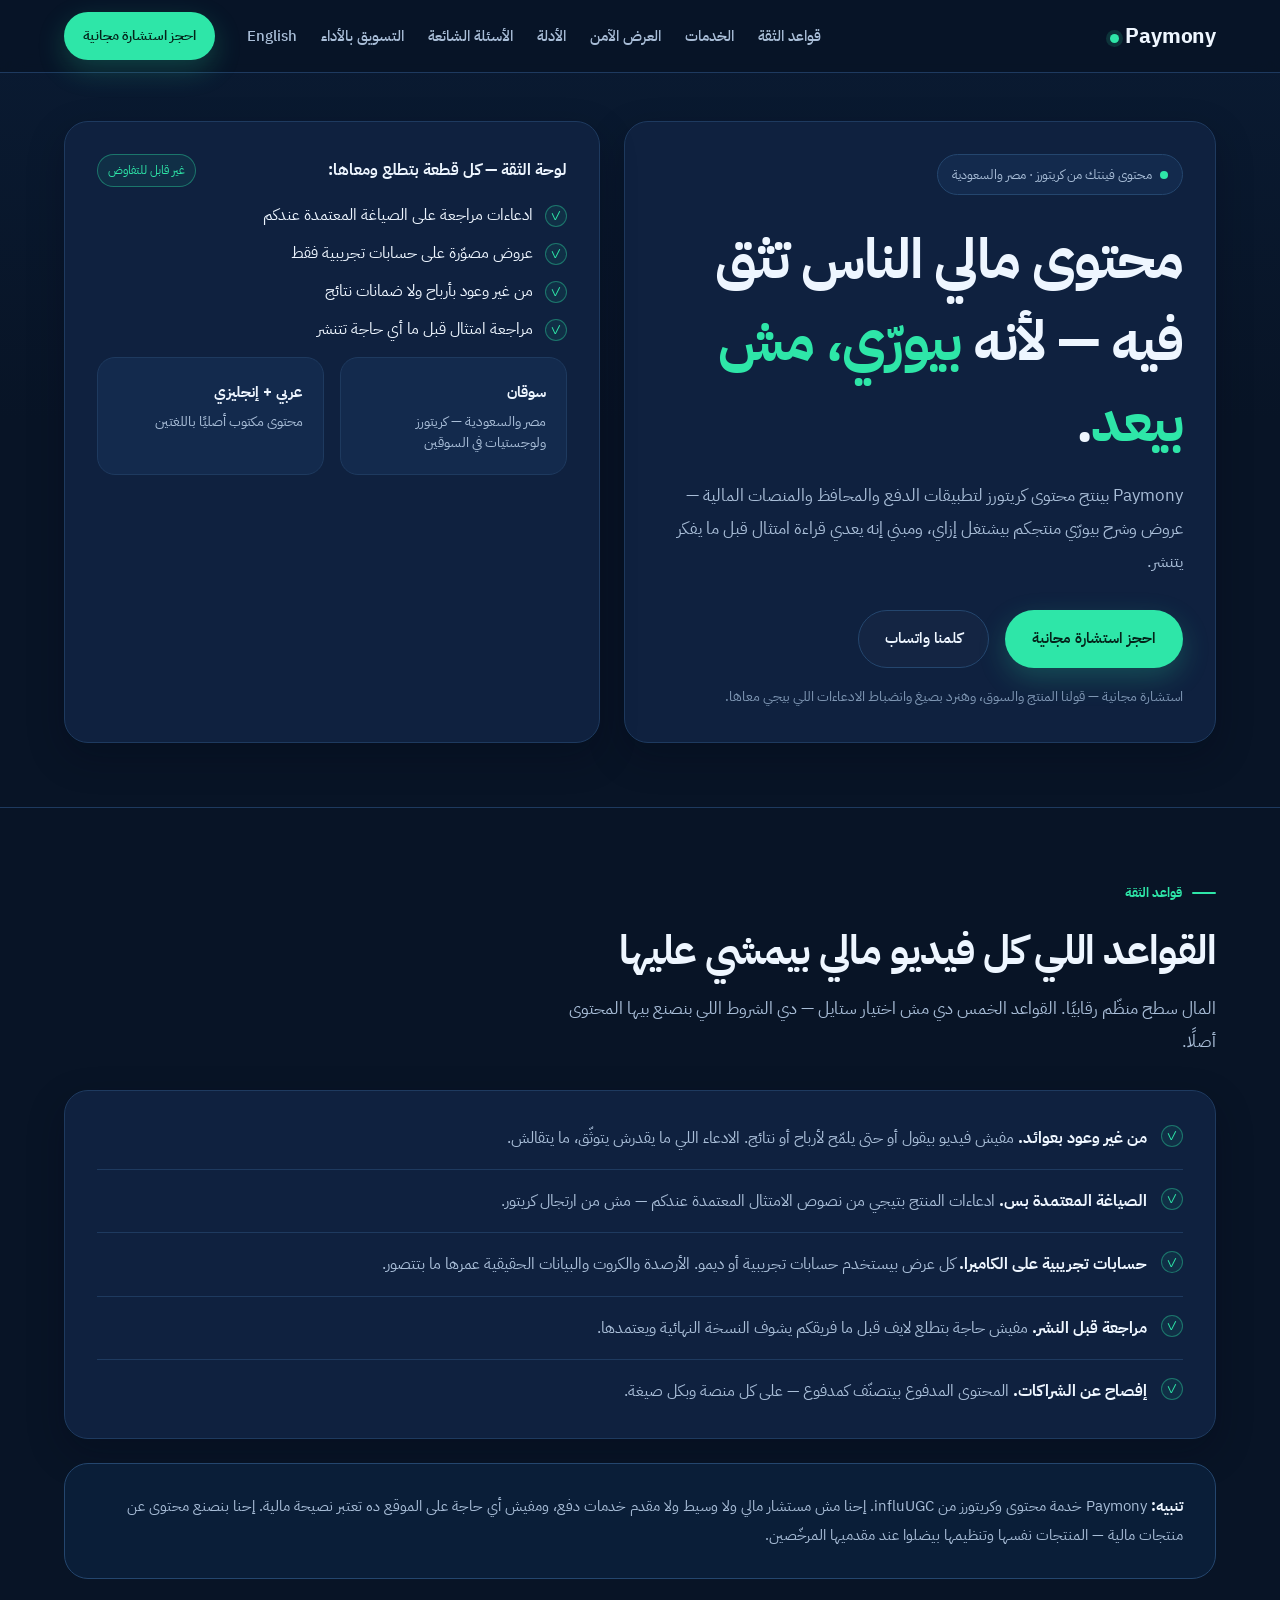
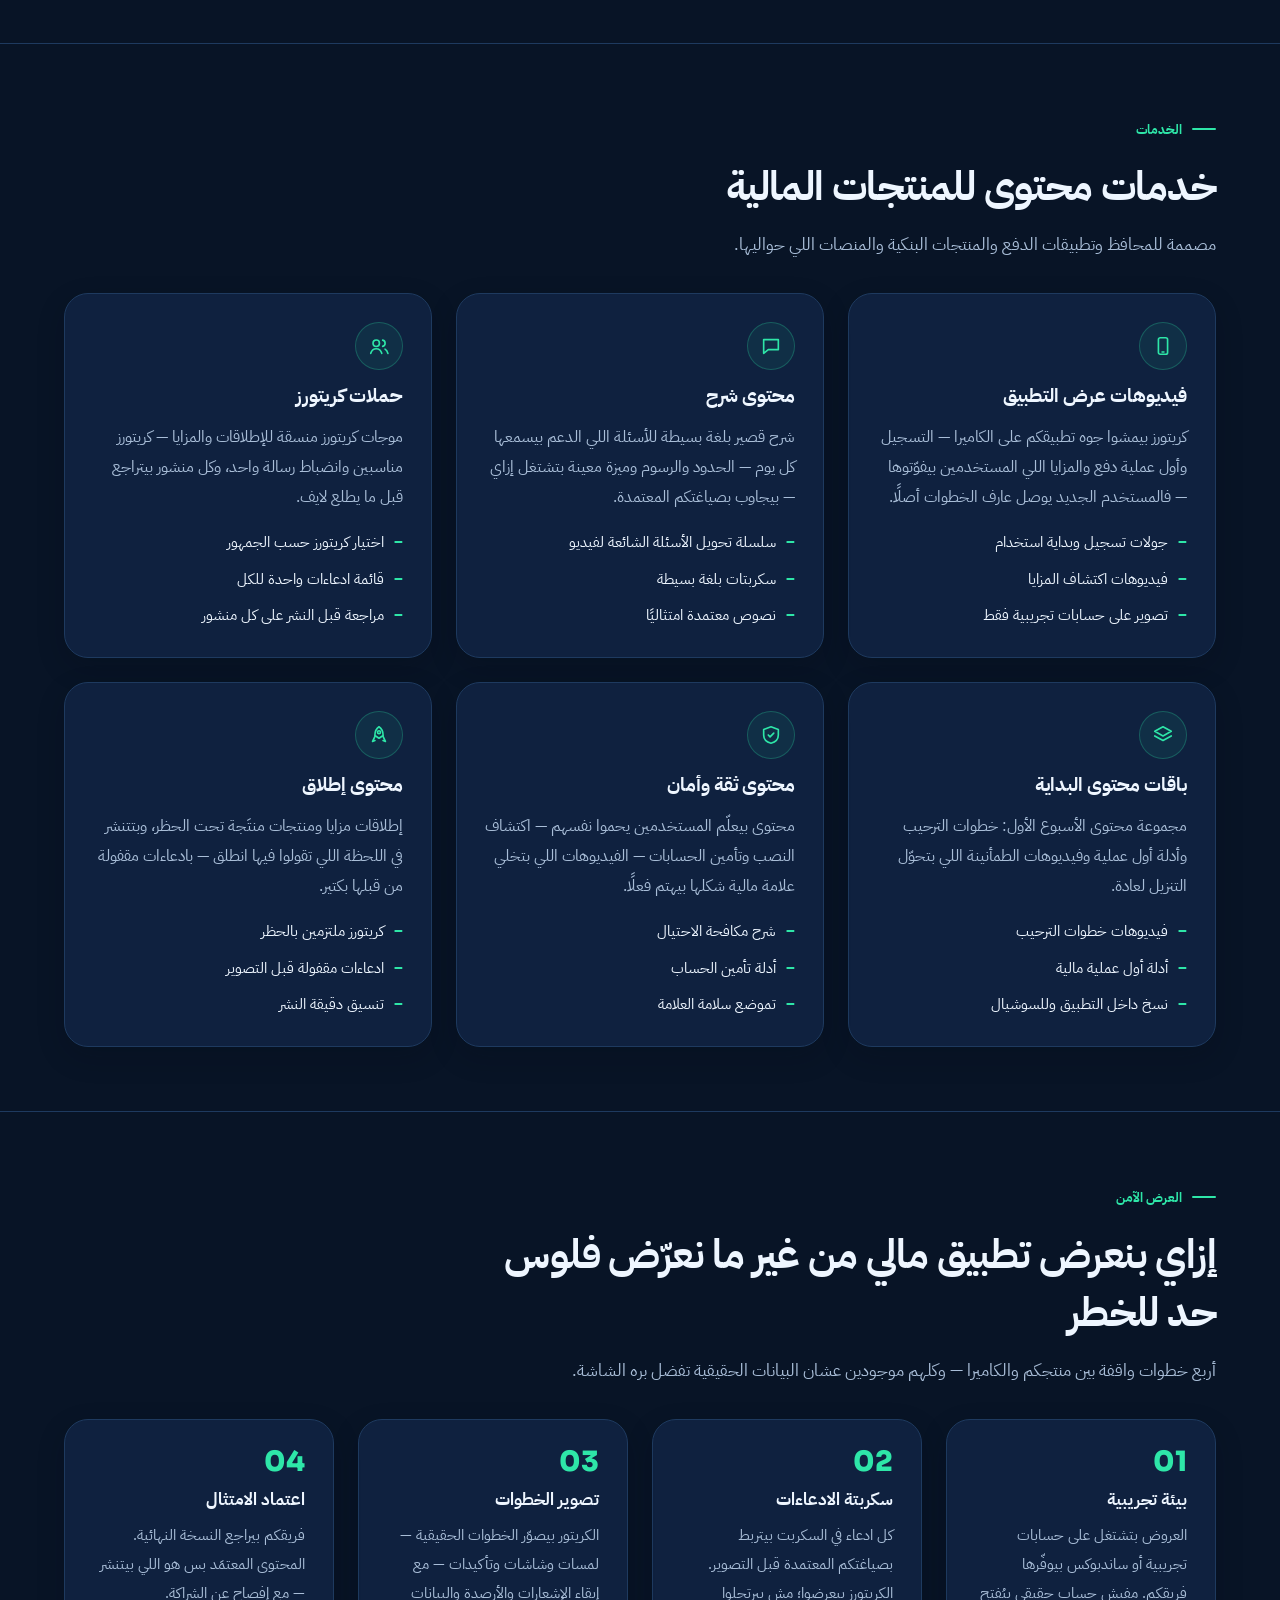
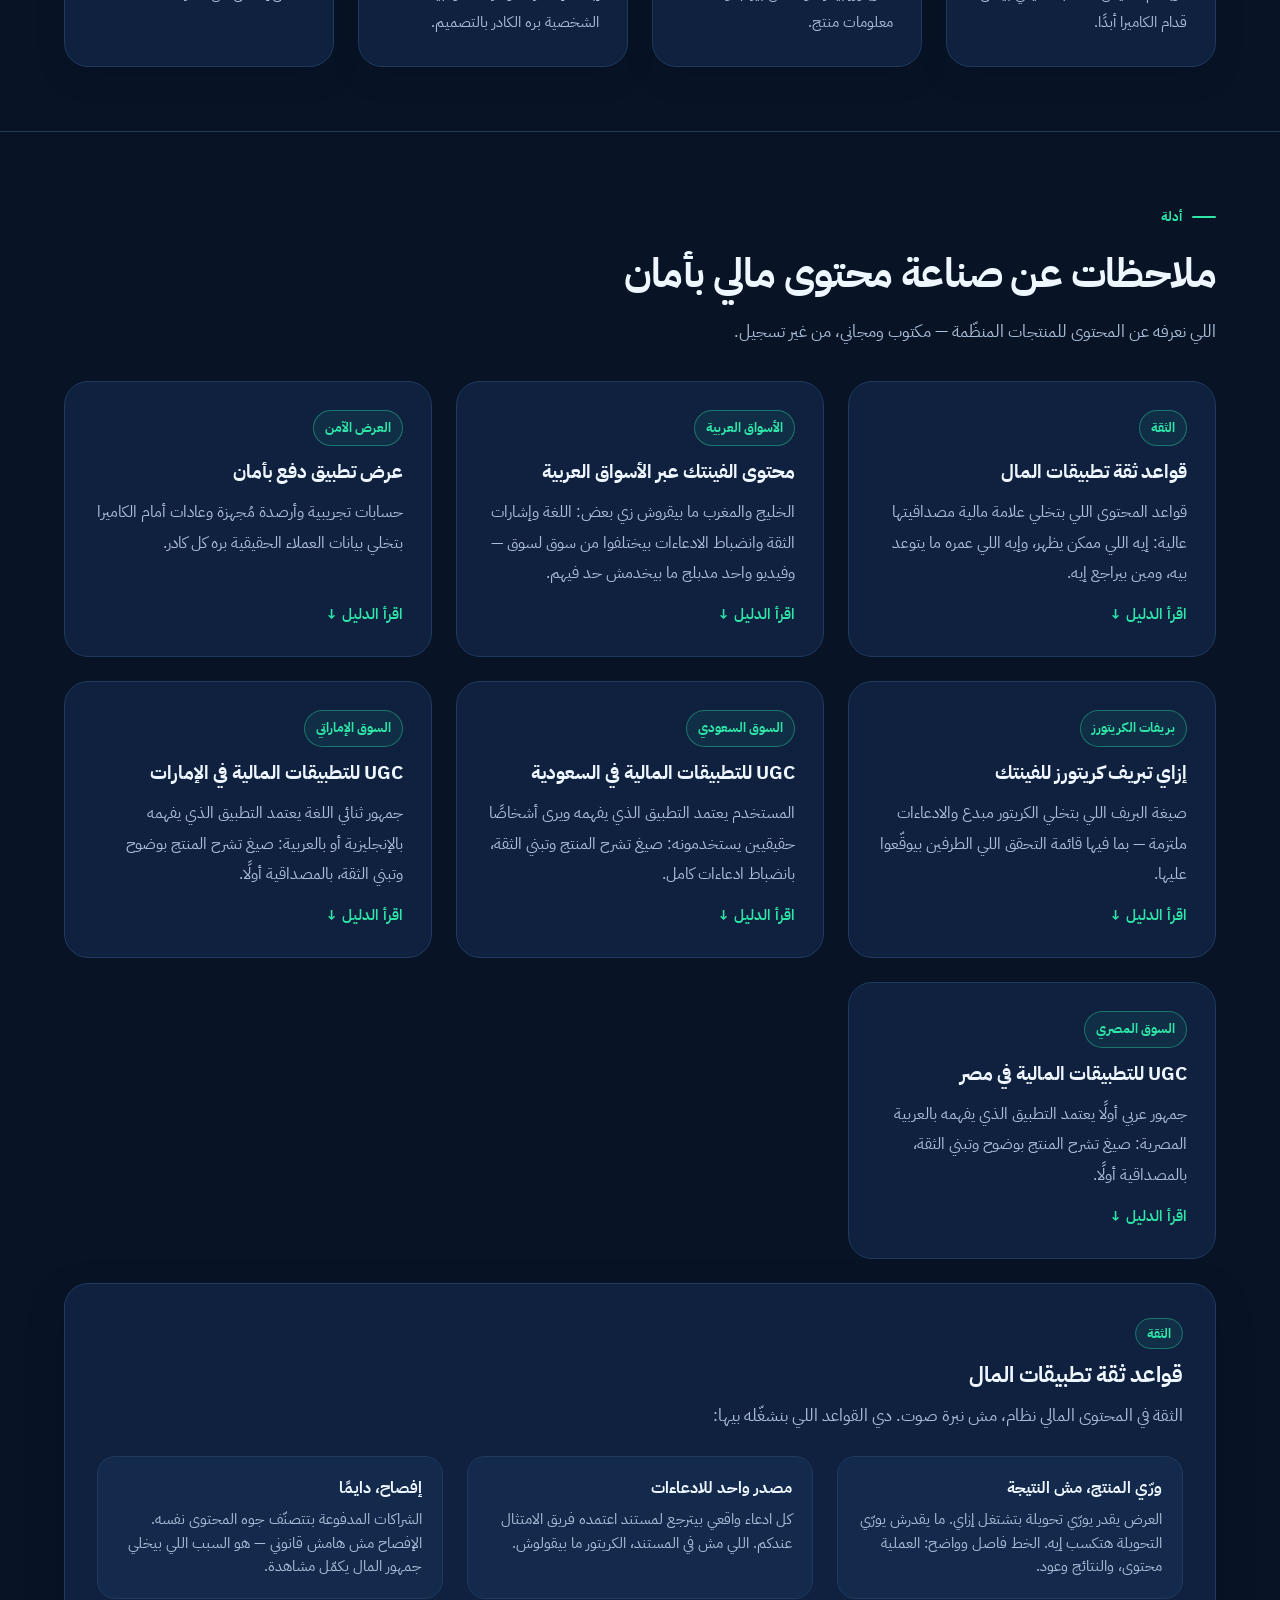
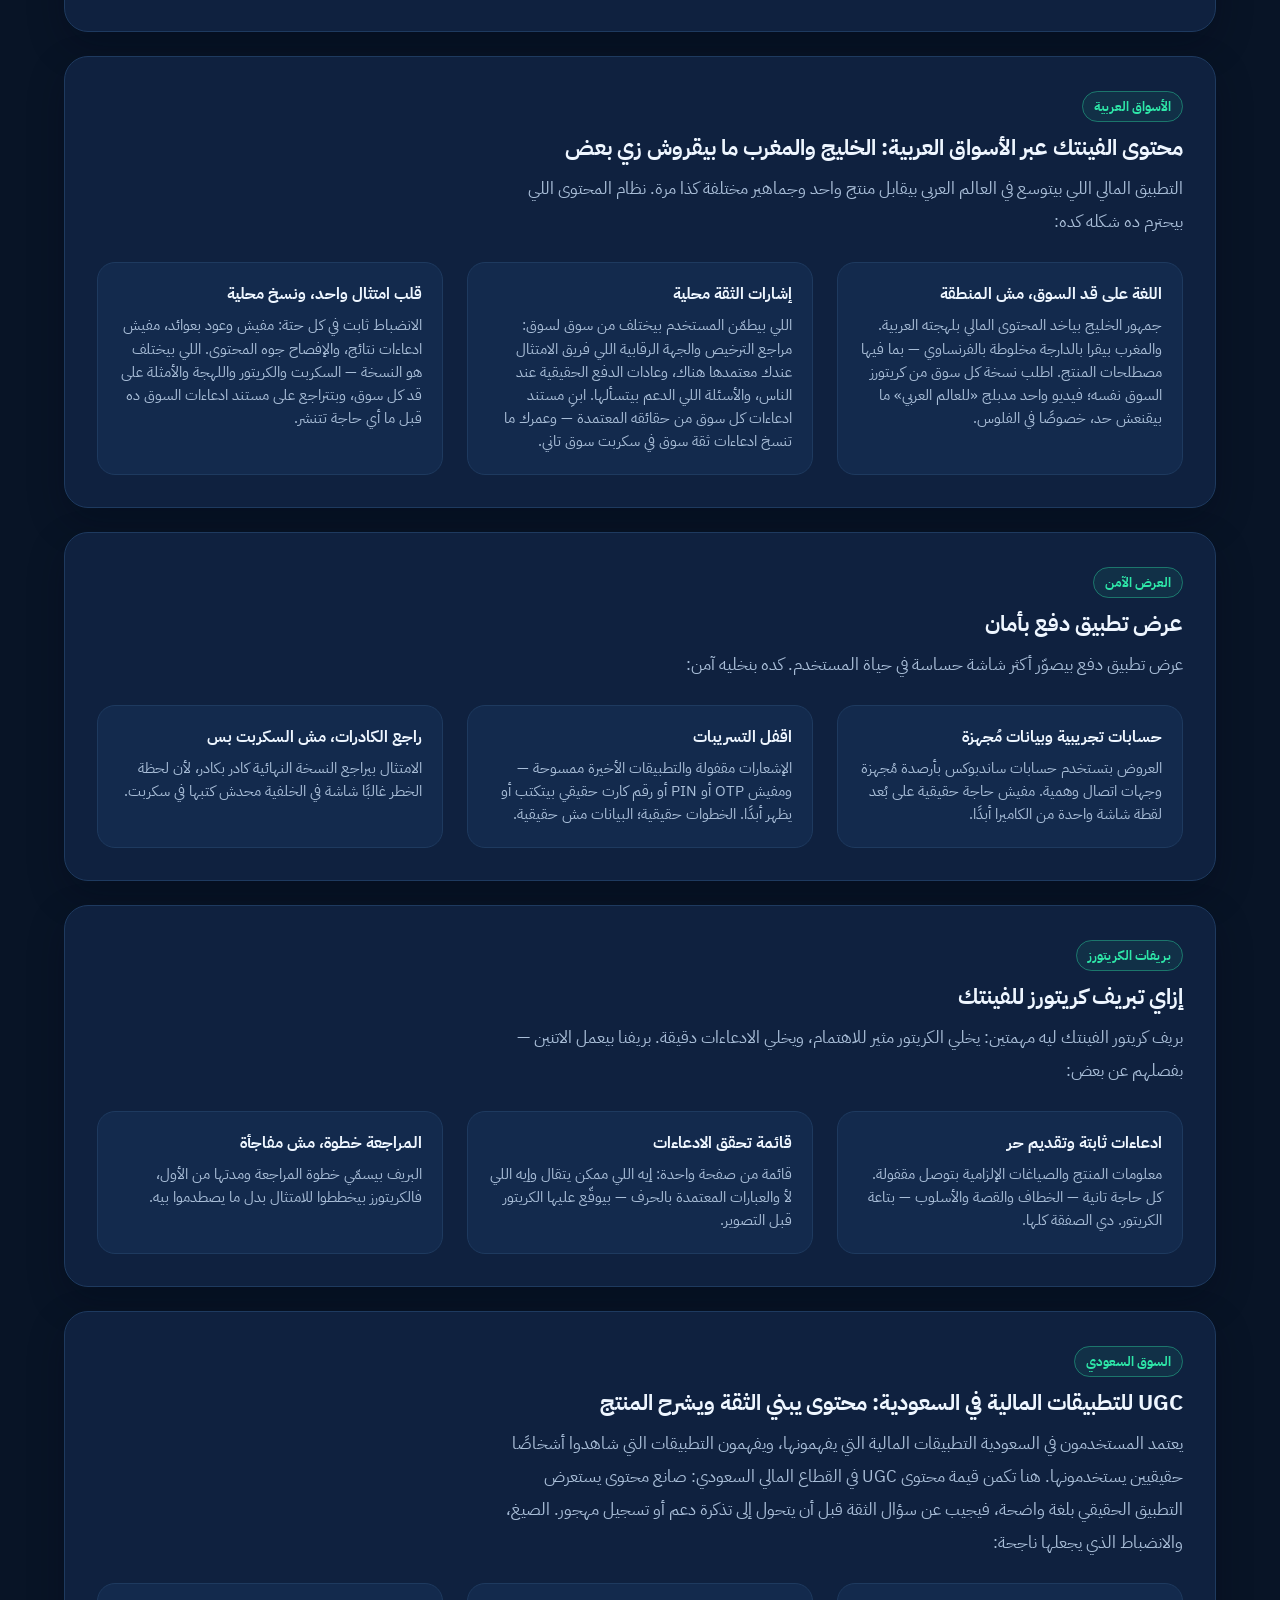
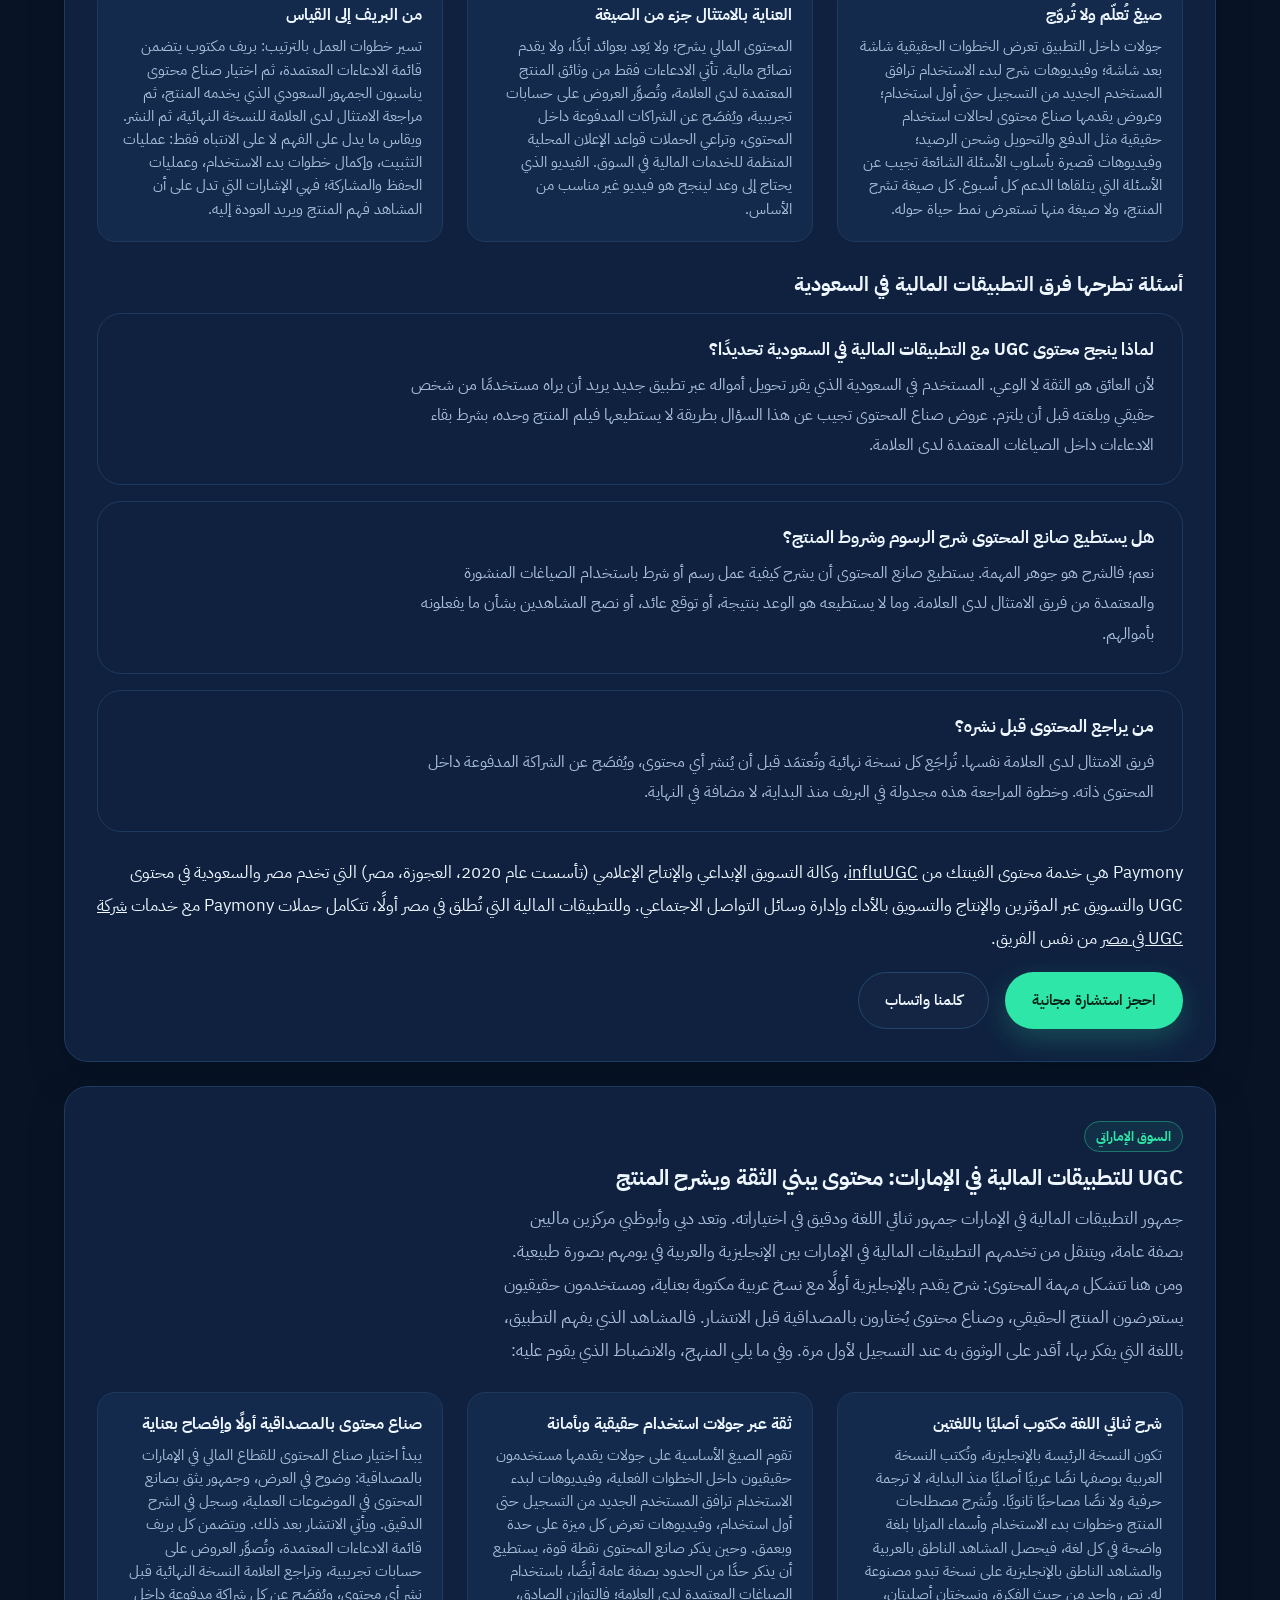
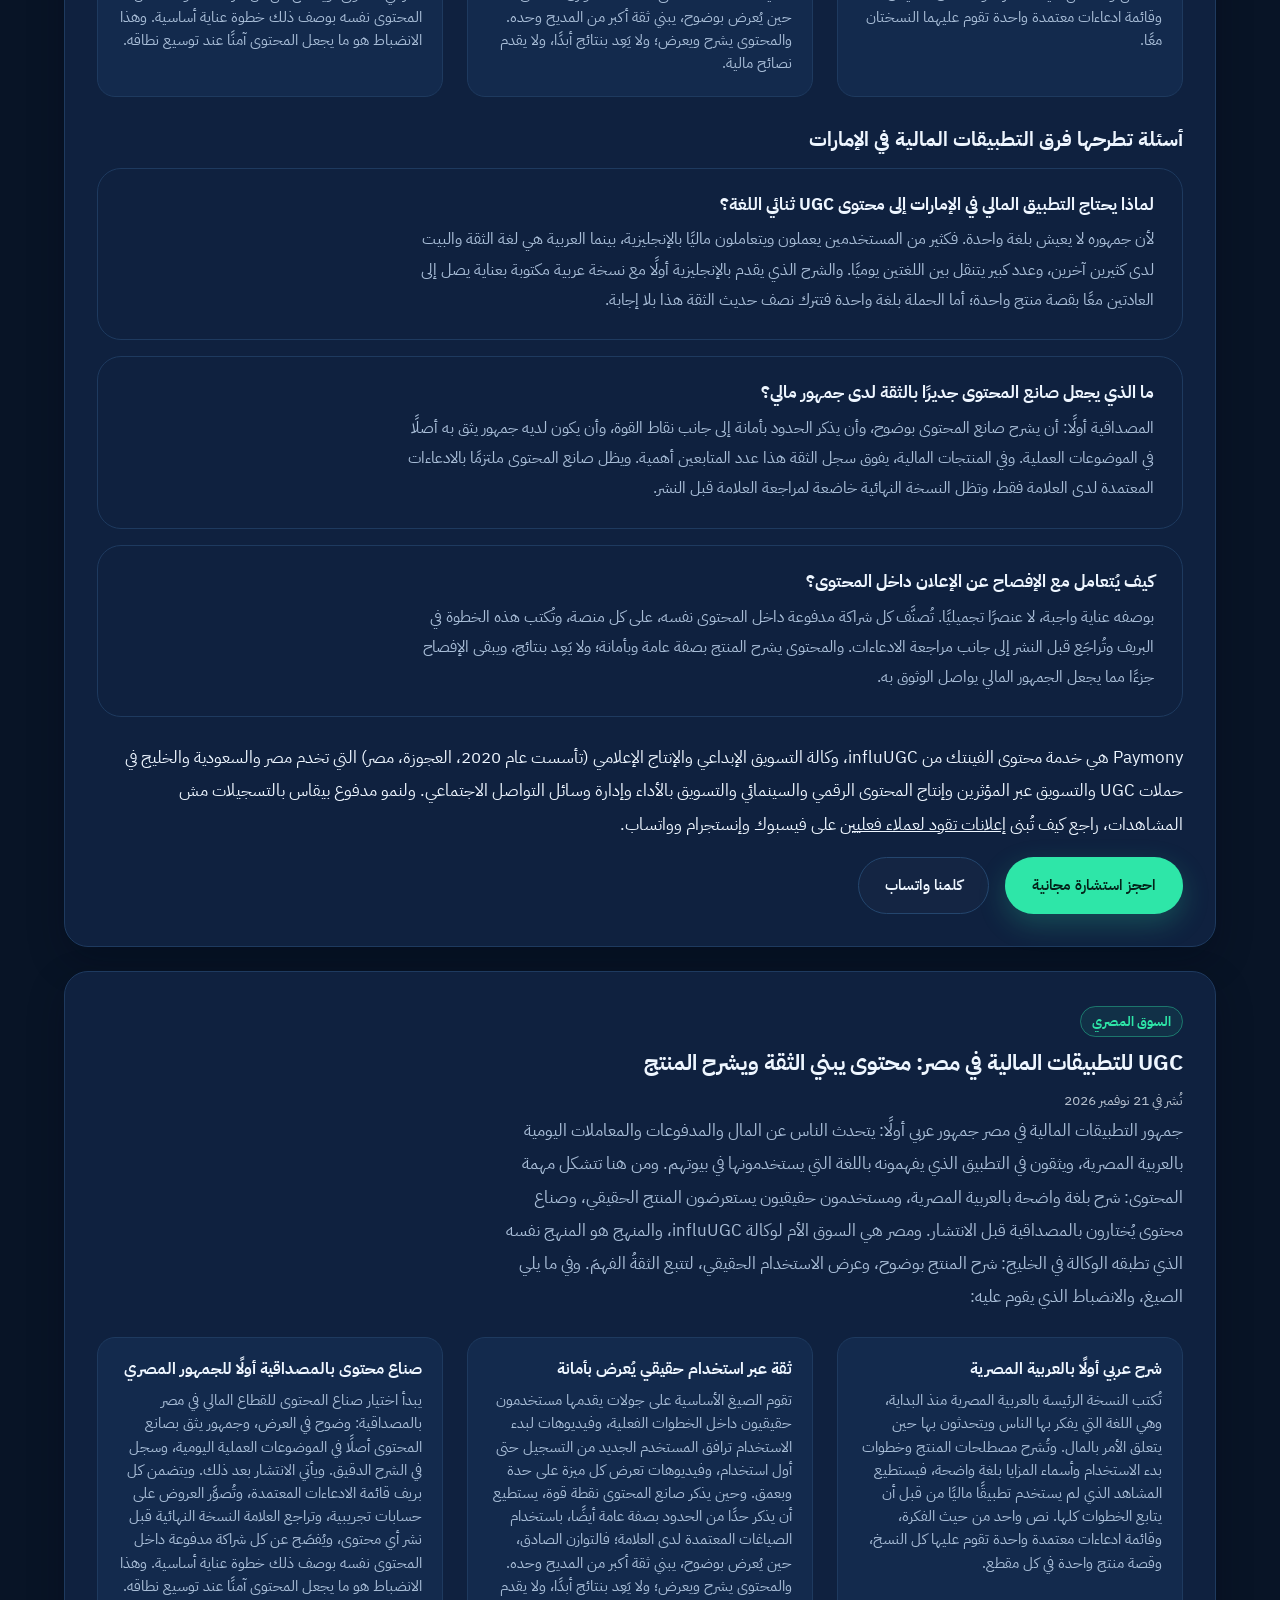
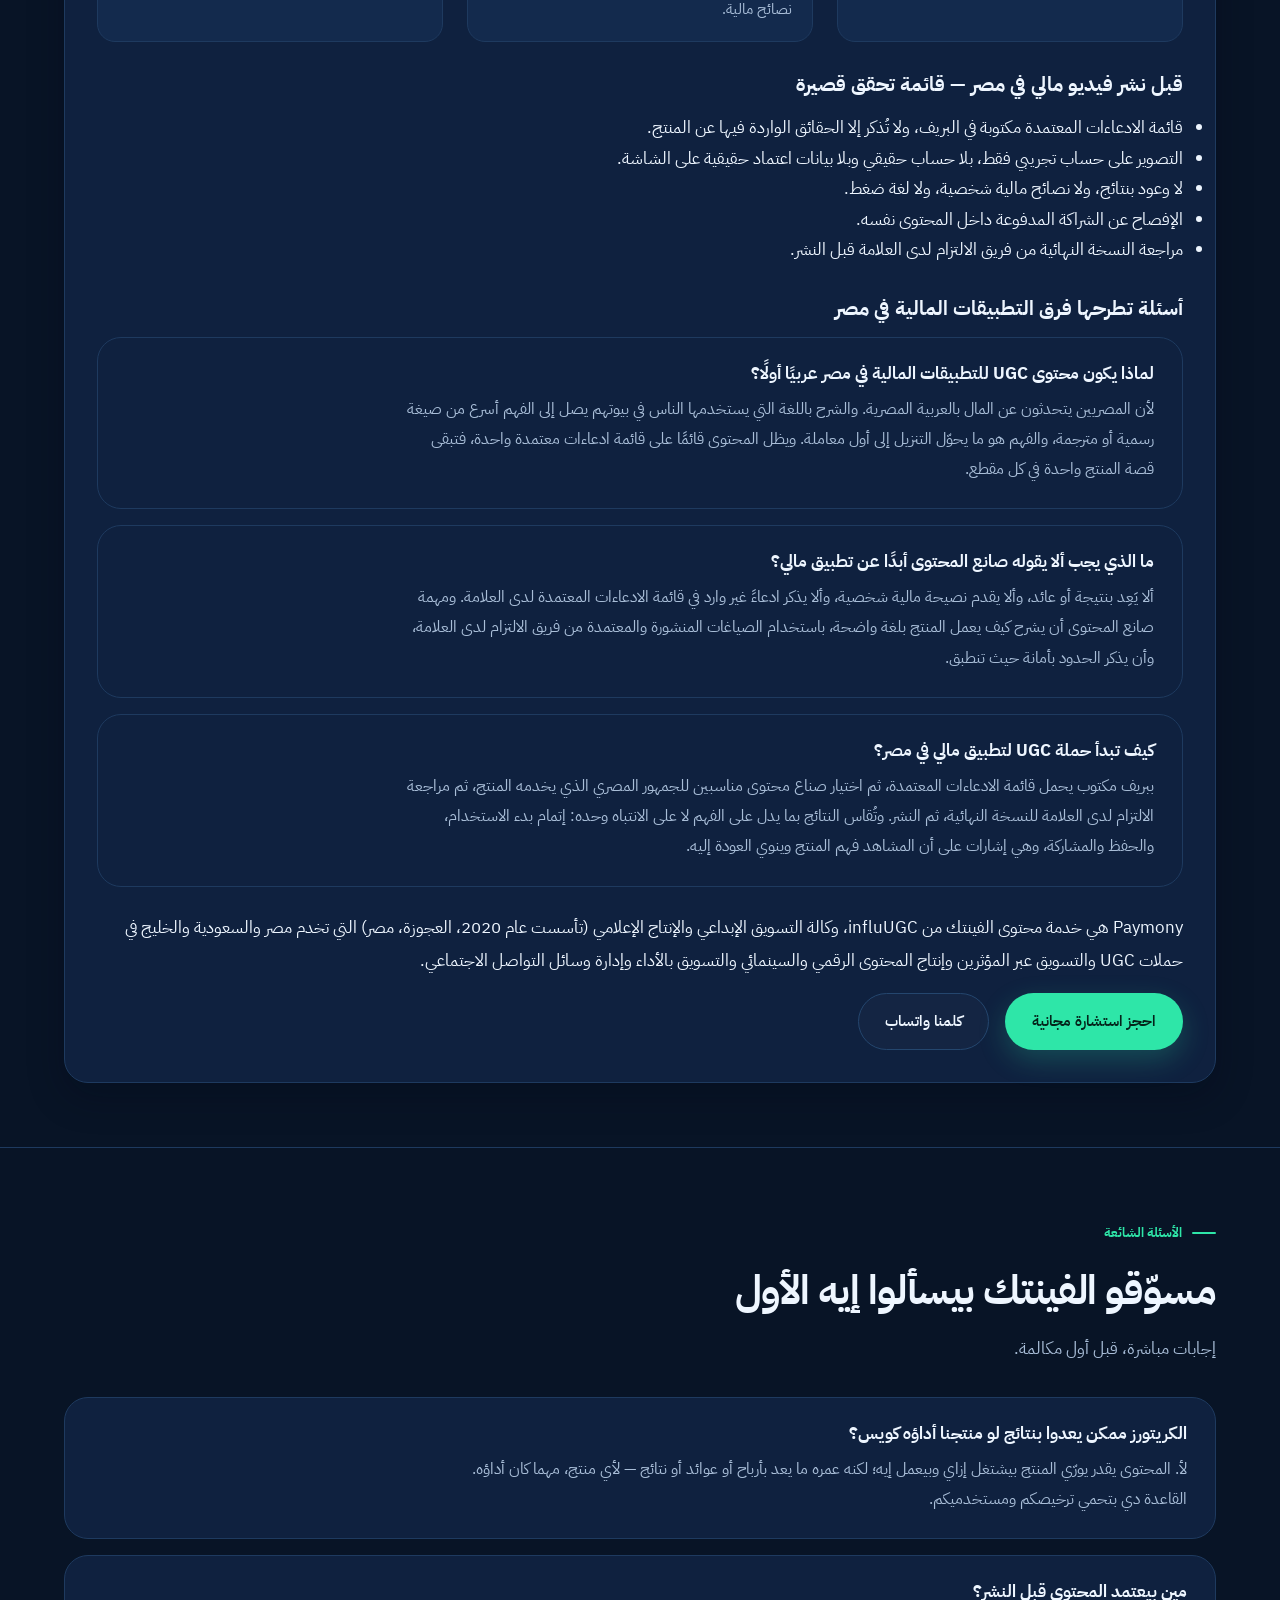
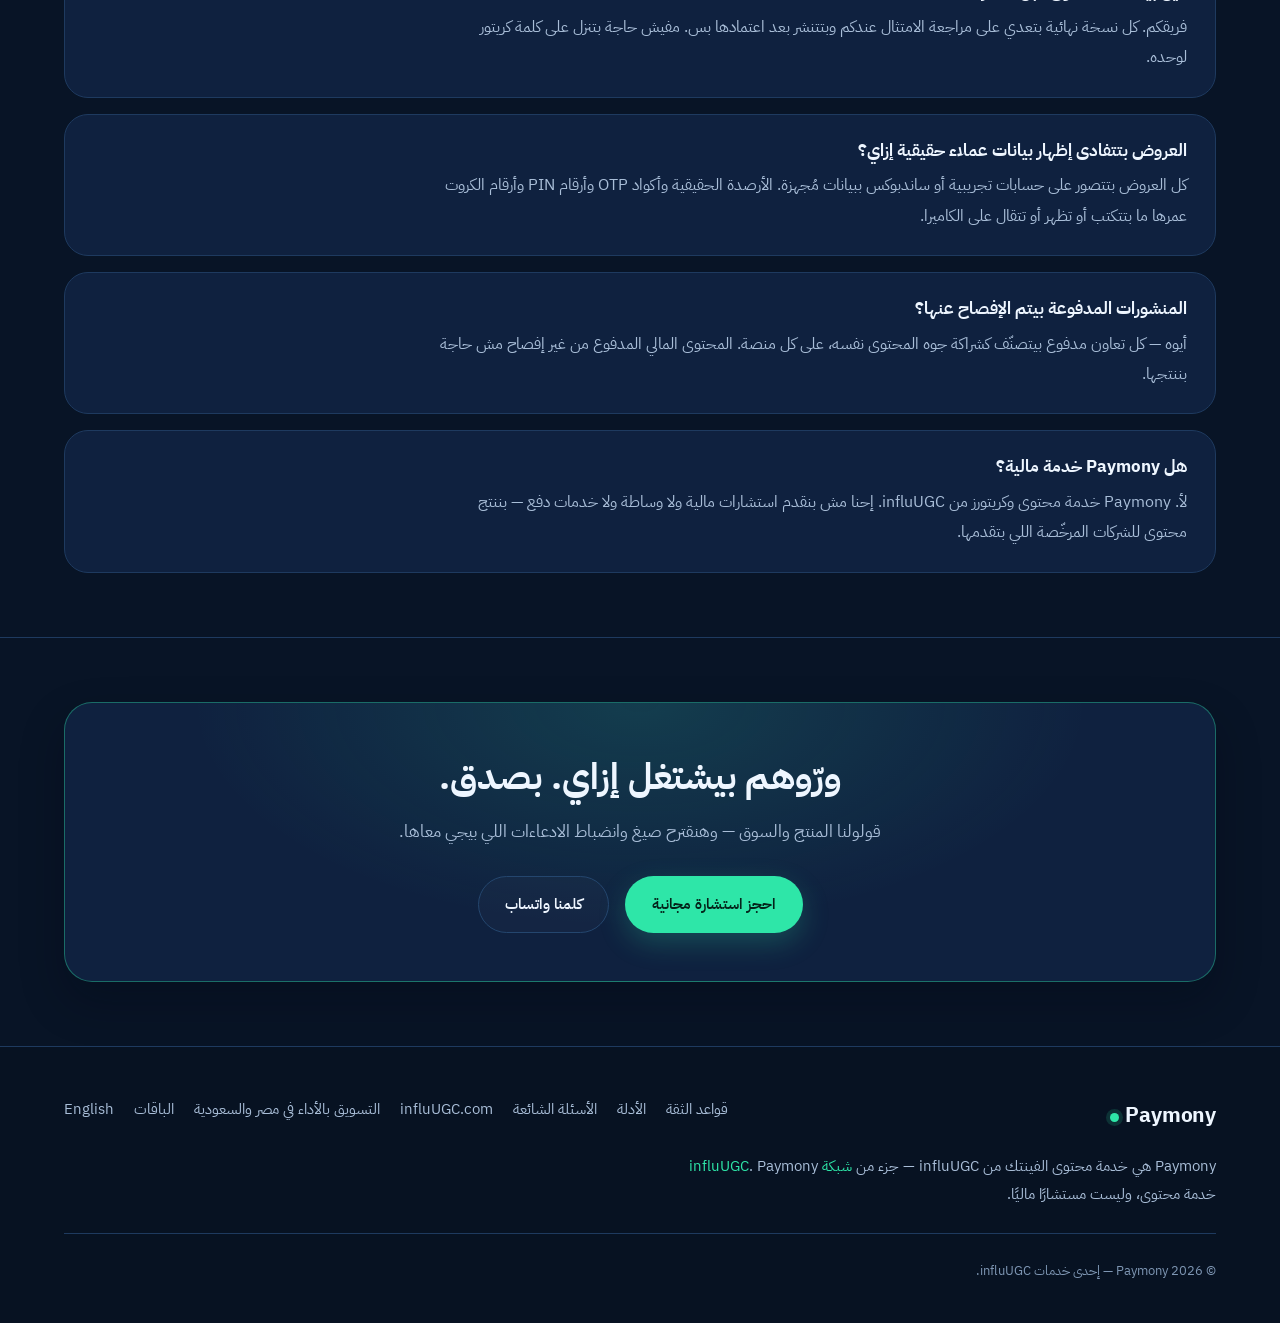
<file: ar.html>
<!DOCTYPE html>
<!-- framed-v2 -->
<!-- identity-v3-paymony-2026-11-07 -->
<html lang="ar" dir="rtl">
<head>
<meta charset="UTF-8">
<meta name="viewport" content="width=device-width, initial-scale=1.0">
<title>Paymony — UGC وتسويق محتوى للفينتك | من influUGC</title>
<meta name="description" content="Paymony من influUGC: عروض كريتورز وشرح وحملات لتطبيقات الدفع والمنصات المالية في مصر والسعودية — تصوير على حسابات تجريبية، ومراجعة امتثال قبل النشر، ومن غير وعود بعوائد أبدًا.">
<link rel="canonical" href="https://paymony.net/ar.html">
<link rel="alternate" hreflang="en" href="https://paymony.net/">
<link rel="alternate" hreflang="ar" href="https://paymony.net/ar.html">
<link rel="icon" type="image/svg+xml" href="/favicon.svg">
<link rel="preconnect" href="https://fonts.googleapis.com">
<link rel="preconnect" href="https://fonts.gstatic.com" crossorigin>
<link href="https://fonts.googleapis.com/css2?family=IBM+Plex+Sans+Arabic:wght@400;500;600;700&family=Inter:wght@400;500;600;700&family=Sora:wght@600;700;800&display=swap" rel="stylesheet">
<link rel="stylesheet" href="/styles.css">
<script type="application/ld+json">
{"@context":"https://schema.org","@type":"Organization","name":"Paymony","url":"https://paymony.net/","description":"عروض كريتورز وشرح وحملات لتطبيقات الدفع والمنصات المالية في مصر والسعودية — محتوى مراجع امتثاليًا ومصوّر على حسابات تجريبية فقط.","areaServed":["EG","SA"],"parentOrganization":{"@type":"Organization","name":"influUGC","url":"https://www.influugc.com/"}}
</script>
<script type="application/ld+json">
{"@context":"https://schema.org","@type":"FAQPage","mainEntity":[
{"@type":"Question","name":"الكريتورز ممكن يعدوا بنتائج لو منتجنا أداؤه كويس؟","acceptedAnswer":{"@type":"Answer","text":"لأ. المحتوى يقدر يورّي المنتج بيشتغل إزاي وبيعمل إيه؛ لكنه عمره ما يعد بأرباح أو عوائد أو نتائج — لأي منتج، مهما كان أداؤه. القاعدة دي بتحمي ترخيصكم ومستخدميكم."}},
{"@type":"Question","name":"مين بيعتمد المحتوى قبل النشر؟","acceptedAnswer":{"@type":"Answer","text":"فريقكم. كل نسخة نهائية بتعدي على مراجعة الامتثال عندكم وبتتنشر بعد اعتمادها بس. مفيش حاجة بتنزل على كلمة كريتور لوحده."}},
{"@type":"Question","name":"العروض بتتفادى إظهار بيانات عملاء حقيقية إزاي؟","acceptedAnswer":{"@type":"Answer","text":"كل العروض بتتصور على حسابات تجريبية أو ساندبوكس ببيانات مُجهزة. الأرصدة الحقيقية وأكواد OTP وأرقام PIN وأرقام الكروت عمرها ما بتتكتب أو تظهر أو تتقال على الكاميرا."}},
{"@type":"Question","name":"المنشورات المدفوعة بيتم الإفصاح عنها؟","acceptedAnswer":{"@type":"Answer","text":"أيوه — كل تعاون مدفوع بيتصنّف كشراكة جوه المحتوى نفسه، على كل منصة. المحتوى المالي المدفوع من غير إفصاح مش حاجة بننتجها."}},
{"@type":"Question","name":"هل Paymony خدمة مالية؟","acceptedAnswer":{"@type":"Answer","text":"لأ. Paymony خدمة محتوى وكريتورز من influUGC. إحنا مش بنقدم استشارات مالية ولا وساطة ولا خدمات دفع — بننتج محتوى للشركات المرخّصة اللي بتقدمها."}},
{"@type":"Question","name":"لماذا ينجح محتوى UGC مع التطبيقات المالية في السعودية تحديدًا؟","acceptedAnswer":{"@type":"Answer","text":"لأن العائق هو الثقة لا الوعي. المستخدم في السعودية الذي يقرر تحويل أمواله عبر تطبيق جديد يريد أن يراه مستخدمًا من شخص حقيقي وبلغته قبل أن يلتزم. عروض صناع المحتوى تجيب عن هذا السؤال بطريقة لا يستطيعها فيلم المنتج وحده، بشرط بقاء الادعاءات داخل الصياغات المعتمدة لدى العلامة."}},
{"@type":"Question","name":"هل يستطيع صانع المحتوى شرح الرسوم وشروط المنتج؟","acceptedAnswer":{"@type":"Answer","text":"نعم؛ فالشرح هو جوهر المهمة. يستطيع صانع المحتوى أن يشرح كيفية عمل رسم أو شرط باستخدام الصياغات المنشورة والمعتمدة من فريق الامتثال لدى العلامة. وما لا يستطيعه هو الوعد بنتيجة، أو توقع عائد، أو نصح المشاهدين بشأن ما يفعلونه بأموالهم."}},
{"@type":"Question","name":"من يراجع المحتوى قبل نشره؟","acceptedAnswer":{"@type":"Answer","text":"فريق الامتثال لدى العلامة نفسها. تُراجَع كل نسخة نهائية وتُعتمَد قبل أن يُنشر أي محتوى، ويُفصَح عن الشراكة المدفوعة داخل المحتوى ذاته. وخطوة المراجعة هذه مجدولة في البريف منذ البداية، لا مضافة في النهاية."}}
]}
</script>
</head>
<body data-layout="framed-v2">
<header class="site">
  <div class="wrap header-in">
    <a class="wordmark" href="/ar.html">Paymony<i></i></a>
    <nav class="main">
      <a href="#rules">قواعد الثقة</a>
      <a href="#services">الخدمات</a>
      <a href="#process">العرض الآمن</a>
      <a href="#guides">الأدلة</a>
      <a href="#faq">الأسئلة الشائعة</a>
      <a href="https://www.influugc.com/ar/services/performance-marketing">التسويق بالأداء</a>
      <a class="lang-link" href="/index.html">English</a>
    </nav>
    <a class="btn btn-primary btn-sm header-cta" href="https://www.influugc.com/book?utm_source=paymony&amp;utm_medium=satellite&amp;utm_campaign=network">احجز استشارة مجانية</a>
  </div>
</header>
<main>
  <section class="hero">
    <div class="wrap hero-grid">
      <div class="panel hero-copy">
        <span class="chip"><i></i>محتوى فينتك من كريتورز · مصر والسعودية</span>
        <h1>محتوى مالي الناس تثق فيه — لأنه <em>بيورّي، مش بيعد</em>.</h1>
        <p class="lead">Paymony بينتج محتوى كريتورز لتطبيقات الدفع والمحافظ والمنصات المالية — عروض وشرح بيورّي منتجكم بيشتغل إزاي، ومبني إنه يعدي قراءة امتثال قبل ما يفكر يتنشر.</p>
        <div class="cta-row">
          <a class="btn btn-primary" href="https://www.influugc.com/book?utm_source=paymony&amp;utm_medium=satellite&amp;utm_campaign=network">احجز استشارة مجانية</a>
          <a class="btn btn-ghost" href="https://wa.me/201029979797?utm_source=paymony&amp;utm_medium=satellite&amp;utm_campaign=network">كلمنا واتساب</a>
        </div>
        <p class="hero-note">استشارة مجانية — قولنا المنتج والسوق، وهنرد بصيغ وانضباط الادعاءات اللي بيجي معاها.</p>
      </div>
      <div class="panel hero-visual">
        <div class="pv-head"><span class="pv-title">لوحة الثقة — كل قطعة بتطلع ومعاها:</span><span class="pv-tag">غير قابل للتفاوض</span></div>
        <ul class="checks">
          <li><span class="tick">✓</span>ادعاءات مراجعة على الصياغة المعتمدة عندكم</li>
          <li><span class="tick">✓</span>عروض مصوّرة على حسابات تجريبية فقط</li>
          <li><span class="tick">✓</span>من غير وعود بأرباح ولا ضمانات نتائج</li>
          <li><span class="tick">✓</span>مراجعة امتثال قبل ما أي حاجة تتنشر</li>
        </ul>
        <div class="tile-grid">
          <div class="tile"><b>سوقان</b><span>مصر والسعودية — كريتورز ولوجستيات في السوقين</span></div>
          <div class="tile"><b>عربي + إنجليزي</b><span>محتوى مكتوب أصليًا باللغتين</span></div>
        </div>
      </div>
    </div>
  </section>

  <section id="rules">
    <div class="wrap">
      <div class="sec-head">
        <span class="eyebrow">قواعد الثقة</span>
        <h2>القواعد اللي كل فيديو مالي بيمشي عليها</h2>
        <p class="lead">المال سطح منظّم رقابيًا. القواعد الخمس دي مش اختيار ستايل — دي الشروط اللي بنصنع بيها المحتوى أصلًا.</p>
      </div>
      <div class="panel">
        <div class="rule"><span class="tick">✓</span><p><strong>من غير وعود بعوائد.</strong> مفيش فيديو بيقول أو حتى يلمّح لأرباح أو نتائج. الادعاء اللي ما يقدرش يتوثّق، ما يتقالش.</p></div>
        <div class="rule"><span class="tick">✓</span><p><strong>الصياغة المعتمدة بس.</strong> ادعاءات المنتج بتيجي من نصوص الامتثال المعتمدة عندكم — مش من ارتجال كريتور.</p></div>
        <div class="rule"><span class="tick">✓</span><p><strong>حسابات تجريبية على الكاميرا.</strong> كل عرض بيستخدم حسابات تجريبية أو ديمو. الأرصدة والكروت والبيانات الحقيقية عمرها ما بتتصور.</p></div>
        <div class="rule"><span class="tick">✓</span><p><strong>مراجعة قبل النشر.</strong> مفيش حاجة بتطلع لايف قبل ما فريقكم يشوف النسخة النهائية ويعتمدها.</p></div>
        <div class="rule"><span class="tick">✓</span><p><strong>إفصاح عن الشراكات.</strong> المحتوى المدفوع بيتصنّف كمدفوع — على كل منصة وبكل صيغة.</p></div>
      </div>
      <div class="disclaimer" style="margin-top:24px">
        <p><b>تنبيه:</b> Paymony خدمة محتوى وكريتورز من influUGC. إحنا مش مستشار مالي ولا وسيط ولا مقدم خدمات دفع، ومفيش أي حاجة على الموقع ده تعتبر نصيحة مالية. إحنا بنصنع محتوى عن منتجات مالية — المنتجات نفسها وتنظيمها بيضلوا عند مقدميها المرخّصين.</p>
      </div>
    </div>
  </section>

  <section id="services">
    <div class="wrap">
      <div class="sec-head">
        <span class="eyebrow">الخدمات</span>
        <h2>خدمات محتوى للمنتجات المالية</h2>
        <p class="lead">مصممة للمحافظ وتطبيقات الدفع والمنتجات البنكية والمنصات اللي حواليها.</p>
      </div>
      <div class="cards">
        <article class="card">
          <span class="glyph"><svg viewBox="0 0 24 24" fill="none" stroke="currentColor" stroke-width="1.8" stroke-linecap="round" stroke-linejoin="round"><rect x="7" y="3" width="10" height="18" rx="2"/><path d="M11 18.5h2"/></svg></span>
          <h3>فيديوهات عرض التطبيق</h3>
          <p>كريتورز بيمشوا جوه تطبيقكم على الكاميرا — التسجيل وأول عملية دفع والمزايا اللي المستخدمين بيفوّتوها — فالمستخدم الجديد يوصل عارف الخطوات أصلًا.</p>
          <ul><li>جولات تسجيل وبداية استخدام</li><li>فيديوهات اكتشاف المزايا</li><li>تصوير على حسابات تجريبية فقط</li></ul>
        </article>
        <article class="card">
          <span class="glyph"><svg viewBox="0 0 24 24" fill="none" stroke="currentColor" stroke-width="1.8" stroke-linecap="round" stroke-linejoin="round"><path d="M4 5h16v11H9l-5 4z"/></svg></span>
          <h3>محتوى شرح</h3>
          <p>شرح قصير بلغة بسيطة للأسئلة اللي الدعم بيسمعها كل يوم — الحدود والرسوم وميزة معينة بتشتغل إزاي — بيجاوب بصياغتكم المعتمدة.</p>
          <ul><li>سلسلة تحويل الأسئلة الشائعة لفيديو</li><li>سكربتات بلغة بسيطة</li><li>نصوص معتمدة امتثاليًا</li></ul>
        </article>
        <article class="card">
          <span class="glyph"><svg viewBox="0 0 24 24" fill="none" stroke="currentColor" stroke-width="1.8" stroke-linecap="round" stroke-linejoin="round"><circle cx="9" cy="9" r="3.5"/><path d="M3 20c1-3.5 3-5 6-5s5 1.5 6 5"/><path d="M16 5.6a3.5 3.5 0 010 6.8M18.6 15.4c1.5.8 2.5 2.3 3.1 4.6"/></svg></span>
          <h3>حملات كريتورز</h3>
          <p>موجات كريتورز منسقة للإطلاقات والمزايا — كريتورز مناسبين وانضباط رسالة واحد، وكل منشور بيتراجع قبل ما يطلع لايف.</p>
          <ul><li>اختيار كريتورز حسب الجمهور</li><li>قائمة ادعاءات واحدة للكل</li><li>مراجعة قبل النشر على كل منشور</li></ul>
        </article>
        <article class="card">
          <span class="glyph"><svg viewBox="0 0 24 24" fill="none" stroke="currentColor" stroke-width="1.8" stroke-linecap="round" stroke-linejoin="round"><path d="M12 3l9 5-9 5-9-5z"/><path d="M3 13l9 5 9-5"/></svg></span>
          <h3>باقات محتوى البداية</h3>
          <p>مجموعة محتوى الأسبوع الأول: خطوات الترحيب وأدلة أول عملية وفيديوهات الطمأنينة اللي بتحوّل التنزيل لعادة.</p>
          <ul><li>فيديوهات خطوات الترحيب</li><li>أدلة أول عملية مالية</li><li>نسخ داخل التطبيق وللسوشيال</li></ul>
        </article>
        <article class="card">
          <span class="glyph"><svg viewBox="0 0 24 24" fill="none" stroke="currentColor" stroke-width="1.8" stroke-linecap="round" stroke-linejoin="round"><path d="M12 3l8 3v6c0 4.5-3.2 7.7-8 9-4.8-1.3-8-4.5-8-9V6z"/><path d="M9 12l2 2 4-4"/></svg></span>
          <h3>محتوى ثقة وأمان</h3>
          <p>محتوى بيعلّم المستخدمين يحموا نفسهم — اكتشاف النصب وتأمين الحسابات — الفيديوهات اللي بتخلي علامة مالية شكلها بيهتم فعلًا.</p>
          <ul><li>شرح مكافحة الاحتيال</li><li>أدلة تأمين الحساب</li><li>تموضع سلامة العلامة</li></ul>
        </article>
        <article class="card">
          <span class="glyph"><svg viewBox="0 0 24 24" fill="none" stroke="currentColor" stroke-width="1.8" stroke-linecap="round" stroke-linejoin="round"><path d="M12 3c3 2 4.5 5.5 4.5 9.5L12 15.5 7.5 12.5C7.5 8.5 9 5 12 3z"/><circle cx="12" cy="9" r="1.6"/><path d="M7.6 13.6L5 19l2.6-.9M16.4 13.6L19 19l-2.6-.9"/></svg></span>
          <h3>محتوى إطلاق</h3>
          <p>إطلاقات مزايا ومنتجات منتَجة تحت الحظر، وبتتنشر في اللحظة اللي تقولوا فيها انطلق — بادعاءات مقفولة من قبلها بكتير.</p>
          <ul><li>كريتورز ملتزمين بالحظر</li><li>ادعاءات مقفولة قبل التصوير</li><li>تنسيق دقيقة النشر</li></ul>
        </article>
      </div>
    </div>
  </section>

  <section id="process">
    <div class="wrap">
      <div class="sec-head">
        <span class="eyebrow">العرض الآمن</span>
        <h2>إزاي بنعرض تطبيق مالي من غير ما نعرّض فلوس حد للخطر</h2>
        <p class="lead">أربع خطوات واقفة بين منتجكم والكاميرا — وكلهم موجودين عشان البيانات الحقيقية تفضل بره الشاشة.</p>
      </div>
      <div class="steps">
        <div class="step"><p class="n">01</p><h3>بيئة تجريبية</h3><p>العروض بتشتغل على حسابات تجريبية أو ساندبوكس بيوفّرها فريقكم. مفيش حساب حقيقي بيُفتح قدام الكاميرا أبدًا.</p></div>
        <div class="step"><p class="n">02</p><h3>سكربتة الادعاءات</h3><p>كل ادعاء في السكربت بيتربط بصياغتكم المعتمدة قبل التصوير. الكريتورز بيعرضوا؛ مش بيرتجلوا معلومات منتج.</p></div>
        <div class="step"><p class="n">03</p><h3>تصوير الخطوات</h3><p>الكريتور بيصوّر الخطوات الحقيقية — لمسات وشاشات وتأكيدات — مع إبقاء الإشعارات والأرصدة والبيانات الشخصية بره الكادر بالتصميم.</p></div>
        <div class="step"><p class="n">04</p><h3>اعتماد الامتثال</h3><p>فريقكم بيراجع النسخة النهائية. المحتوى المعتمَد بس هو اللي بيتنشر — مع إفصاح عن الشراكة.</p></div>
      </div>
    </div>
  </section>

  <section id="guides">
    <div class="wrap">
      <div class="sec-head">
        <span class="eyebrow">أدلة</span>
        <h2>ملاحظات عن صناعة محتوى مالي بأمان</h2>
        <p class="lead">اللي نعرفه عن المحتوى للمنتجات المنظّمة — مكتوب ومجاني، من غير تسجيل.</p>
      </div>
      <div class="cards">
        <article class="gcard">
          <span class="gchip">الثقة</span>
          <h3>قواعد ثقة تطبيقات المال</h3>
          <p>قواعد المحتوى اللي بتخلي علامة مالية مصداقيتها عالية: إيه اللي ممكن يظهر، وإيه اللي عمره ما يتوعد بيه، ومين بيراجع إيه.</p>
          <a class="more" href="#guide-trust">اقرأ الدليل ↓</a>
        </article>
        <article class="gcard">
          <span class="gchip">الأسواق العربية</span>
          <h3>محتوى الفينتك عبر الأسواق العربية</h3>
          <p>الخليج والمغرب ما بيقروش زي بعض: اللغة وإشارات الثقة وانضباط الادعاءات بيختلفوا من سوق لسوق — وفيديو واحد مدبلج ما بيخدمش حد فيهم.</p>
          <a class="more" href="#guide-markets">اقرأ الدليل ↓</a>
        </article>
        <article class="gcard">
          <span class="gchip">العرض الآمن</span>
          <h3>عرض تطبيق دفع بأمان</h3>
          <p>حسابات تجريبية وأرصدة مُجهزة وعادات أمام الكاميرا بتخلي بيانات العملاء الحقيقية بره كل كادر.</p>
          <a class="more" href="#guide-demo">اقرأ الدليل ↓</a>
        </article>
        <article class="gcard">
          <span class="gchip">بريفات الكريتورز</span>
          <h3>إزاي تبريف كريتورز للفينتك</h3>
          <p>صيغة البريف اللي بتخلي الكريتور مبدع والادعاءات ملتزمة — بما فيها قائمة التحقق اللي الطرفين بيوقّعوا عليها.</p>
          <a class="more" href="#guide-brief">اقرأ الدليل ↓</a>
        </article>
        <article class="gcard">
          <span class="gchip">السوق السعودي</span>
          <h3>UGC للتطبيقات المالية في السعودية</h3>
          <p>المستخدم يعتمد التطبيق الذي يفهمه ويرى أشخاصًا حقيقيين يستخدمونه: صيغ تشرح المنتج وتبني الثقة، بانضباط ادعاءات كامل.</p>
          <a class="more" href="#guide-fintech-ugc-saudi">اقرأ الدليل ↓</a>
        </article>
        <article class="gcard">
          <span class="gchip">السوق الإماراتي</span>
          <h3>UGC للتطبيقات المالية في الإمارات</h3>
          <p>جمهور ثنائي اللغة يعتمد التطبيق الذي يفهمه بالإنجليزية أو بالعربية: صيغ تشرح المنتج بوضوح وتبني الثقة، بالمصداقية أولًا.</p>
          <a class="more" href="#guide-fintech-ugc-uae">اقرأ الدليل ↓</a>
        </article>
        <article class="gcard">
          <span class="gchip">السوق المصري</span>
          <h3>UGC للتطبيقات المالية في مصر</h3>
          <p>جمهور عربي أولًا يعتمد التطبيق الذي يفهمه بالعربية المصرية: صيغ تشرح المنتج بوضوح وتبني الثقة، بالمصداقية أولًا.</p>
          <a class="more" href="#guide-fintech-ugc-egypt">اقرأ الدليل ↓</a>
        </article>
      </div>

      <article class="panel guide" id="guide-trust">
        <span class="gchip">الثقة</span>
        <h3 class="g-title">قواعد ثقة تطبيقات المال</h3>
        <p class="g-intro">الثقة في المحتوى المالي نظام، مش نبرة صوت. دي القواعد اللي بنشغّله بيها:</p>
        <div class="g-points">
          <div class="g-point"><h3>ورّي المنتج، مش النتيجة</h3><p>العرض يقدر يورّي تحويلة بتشتغل إزاي. ما يقدرش يورّي التحويلة هتكسب إيه. الخط فاصل وواضح: العملية محتوى، والنتائج وعود.</p></div>
          <div class="g-point"><h3>مصدر واحد للادعاءات</h3><p>كل ادعاء واقعي بيترجع لمستند اعتمده فريق الامتثال عندكم. اللي مش في المستند، الكريتور ما بيقولوش.</p></div>
          <div class="g-point"><h3>إفصاح، دايمًا</h3><p>الشراكات المدفوعة بتتصنّف جوه المحتوى نفسه. الإفصاح مش هامش قانوني — هو السبب اللي بيخلي جمهور المال يكمّل مشاهدة.</p></div>
        </div>
      </article>
      <article class="panel guide" id="guide-markets">
        <span class="gchip">الأسواق العربية</span>
        <h3 class="g-title">محتوى الفينتك عبر الأسواق العربية: الخليج والمغرب ما بيقروش زي بعض</h3>
        <p class="g-intro">التطبيق المالي اللي بيتوسع في العالم العربي بيقابل منتج واحد وجماهير مختلفة كذا مرة. نظام المحتوى اللي بيحترم ده شكله كده:</p>
        <div class="g-points">
          <div class="g-point"><h3>اللغة على قد السوق، مش المنطقة</h3><p>جمهور الخليج بياخد المحتوى المالي بلهجته العربية. والمغرب بيقرا بالدارجة مخلوطة بالفرنساوي — بما فيها مصطلحات المنتج. اطلب نسخة كل سوق من كريتورز السوق نفسه؛ فيديو واحد مدبلج «للعالم العربي» ما بيقنعش حد، خصوصًا في الفلوس.</p></div>
          <div class="g-point"><h3>إشارات الثقة محلية</h3><p>اللي بيطمّن المستخدم بيختلف من سوق لسوق: مراجع الترخيص والجهة الرقابية اللي فريق الامتثال عندك معتمدها هناك، وعادات الدفع الحقيقية عند الناس، والأسئلة اللي الدعم بيتسألها. ابنِ مستند ادعاءات كل سوق من حقائقه المعتمدة — وعمرك ما تنسخ ادعاءات ثقة سوق في سكربت سوق تاني.</p></div>
          <div class="g-point"><h3>قلب امتثال واحد، ونسخ محلية</h3><p>الانضباط ثابت في كل حتة: مفيش وعود بعوائد، مفيش ادعاءات نتائج، والإفصاح جوه المحتوى. اللي بيختلف هو النسخة — السكربت والكريتور واللهجة والأمثلة على قد كل سوق، وبتتراجع على مستند ادعاءات السوق ده قبل ما أي حاجة تتنشر.</p></div>
        </div>
      </article>

      <article class="panel guide" id="guide-demo">
        <span class="gchip">العرض الآمن</span>
        <h3 class="g-title">عرض تطبيق دفع بأمان</h3>
        <p class="g-intro">عرض تطبيق دفع بيصوّر أكثر شاشة حساسة في حياة المستخدم. كده بنخليه آمن:</p>
        <div class="g-points">
          <div class="g-point"><h3>حسابات تجريبية وبيانات مُجهزة</h3><p>العروض بتستخدم حسابات ساندبوكس بأرصدة مُجهزة وجهات اتصال وهمية. مفيش حاجة حقيقية على بُعد لقطة شاشة واحدة من الكاميرا أبدًا.</p></div>
          <div class="g-point"><h3>اقفل التسريبات</h3><p>الإشعارات مقفولة والتطبيقات الأخيرة ممسوحة — ومفيش OTP أو PIN أو رقم كارت حقيقي بيتكتب أو يظهر أبدًا. الخطوات حقيقية؛ البيانات مش حقيقية.</p></div>
          <div class="g-point"><h3>راجع الكادرات، مش السكربت بس</h3><p>الامتثال بيراجع النسخة النهائية كادر بكادر، لأن لحظة الخطر غالبًا شاشة في الخلفية محدش كتبها في سكربت.</p></div>
        </div>
      </article>

      <article class="panel guide" id="guide-brief">
        <span class="gchip">بريفات الكريتورز</span>
        <h3 class="g-title">إزاي تبريف كريتورز للفينتك</h3>
        <p class="g-intro">بريف كريتور الفينتك ليه مهمتين: يخلي الكريتور مثير للاهتمام، ويخلي الادعاءات دقيقة. بريفنا بيعمل الاتنين — بفصلهم عن بعض:</p>
        <div class="g-points">
          <div class="g-point"><h3>ادعاءات ثابتة وتقديم حر</h3><p>معلومات المنتج والصياغات الإلزامية بتوصل مقفولة. كل حاجة تانية — الخطاف والقصة والأسلوب — بتاعة الكريتور. دي الصفقة كلها.</p></div>
          <div class="g-point"><h3>قائمة تحقق الادعاءات</h3><p>قائمة من صفحة واحدة: إيه اللي ممكن يتقال وإيه اللي لأ والعبارات المعتمدة بالحرف — بيوقّع عليها الكريتور قبل التصوير.</p></div>
          <div class="g-point"><h3>المراجعة خطوة، مش مفاجأة</h3><p>البريف بيسمّي خطوة المراجعة ومدتها من الأول، فالكريتورز بيخططوا للامتثال بدل ما يصطدموا بيه.</p></div>
        </div>
      </article>

      <article class="panel guide" id="guide-fintech-ugc-saudi">
        <span class="gchip">السوق السعودي</span>
        <h3 class="g-title">UGC للتطبيقات المالية في السعودية: محتوى يبني الثقة ويشرح المنتج</h3>
        <p class="g-intro">يعتمد المستخدمون في السعودية التطبيقات المالية التي يفهمونها، ويفهمون التطبيقات التي شاهدوا أشخاصًا حقيقيين يستخدمونها. هنا تكمن قيمة محتوى UGC في القطاع المالي السعودي: صانع محتوى يستعرض التطبيق الحقيقي بلغة واضحة، فيجيب عن سؤال الثقة قبل أن يتحول إلى تذكرة دعم أو تسجيل مهجور. الصيغ، والانضباط الذي يجعلها ناجحة:</p>
        <div class="g-points">
          <div class="g-point"><h3>صيغ تُعلّم ولا تُروّج</h3><p>جولات داخل التطبيق تعرض الخطوات الحقيقية شاشة بعد شاشة؛ وفيديوهات شرح لبدء الاستخدام ترافق المستخدم الجديد من التسجيل حتى أول استخدام؛ وعروض يقدمها صناع محتوى لحالات استخدام حقيقية مثل الدفع والتحويل وشحن الرصيد؛ وفيديوهات قصيرة بأسلوب الأسئلة الشائعة تجيب عن الأسئلة التي يتلقاها الدعم كل أسبوع. كل صيغة تشرح المنتج، ولا صيغة منها تستعرض نمط حياة حوله.</p></div>
          <div class="g-point"><h3>العناية بالامتثال جزء من الصيغة</h3><p>المحتوى المالي يشرح؛ ولا يَعِد بعوائد أبدًا، ولا يقدم نصائح مالية. تأتي الادعاءات فقط من وثائق المنتج المعتمدة لدى العلامة، وتُصوَّر العروض على حسابات تجريبية، ويُفصَح عن الشراكات المدفوعة داخل المحتوى، وتراعي الحملات قواعد الإعلان المحلية المنظمة للخدمات المالية في السوق. الفيديو الذي يحتاج إلى وعد لينجح هو فيديو غير مناسب من الأساس.</p></div>
          <div class="g-point"><h3>من البريف إلى القياس</h3><p>تسير خطوات العمل بالترتيب: بريف مكتوب يتضمن قائمة الادعاءات المعتمدة، ثم اختيار صناع محتوى يناسبون الجمهور السعودي الذي يخدمه المنتج، ثم مراجعة الامتثال لدى العلامة للنسخة النهائية، ثم النشر. ويقاس ما يدل على الفهم لا على الانتباه فقط: عمليات التثبيت، وإكمال خطوات بدء الاستخدام، وعمليات الحفظ والمشاركة؛ فهي الإشارات التي تدل على أن المشاهد فهم المنتج ويريد العودة إليه.</p></div>
        </div>
        <h3 style="margin:28px 0 14px">أسئلة تطرحها فرق التطبيقات المالية في السعودية</h3>
        <div class="faq">
          <div class="qa"><h3>لماذا ينجح محتوى UGC مع التطبيقات المالية في السعودية تحديدًا؟</h3><p>لأن العائق هو الثقة لا الوعي. المستخدم في السعودية الذي يقرر تحويل أمواله عبر تطبيق جديد يريد أن يراه مستخدمًا من شخص حقيقي وبلغته قبل أن يلتزم. عروض صناع المحتوى تجيب عن هذا السؤال بطريقة لا يستطيعها فيلم المنتج وحده، بشرط بقاء الادعاءات داخل الصياغات المعتمدة لدى العلامة.</p></div>
          <div class="qa"><h3>هل يستطيع صانع المحتوى شرح الرسوم وشروط المنتج؟</h3><p>نعم؛ فالشرح هو جوهر المهمة. يستطيع صانع المحتوى أن يشرح كيفية عمل رسم أو شرط باستخدام الصياغات المنشورة والمعتمدة من فريق الامتثال لدى العلامة. وما لا يستطيعه هو الوعد بنتيجة، أو توقع عائد، أو نصح المشاهدين بشأن ما يفعلونه بأموالهم.</p></div>
          <div class="qa"><h3>من يراجع المحتوى قبل نشره؟</h3><p>فريق الامتثال لدى العلامة نفسها. تُراجَع كل نسخة نهائية وتُعتمَد قبل أن يُنشر أي محتوى، ويُفصَح عن الشراكة المدفوعة داخل المحتوى ذاته. وخطوة المراجعة هذه مجدولة في البريف منذ البداية، لا مضافة في النهاية.</p></div>
        </div>
        <p style="margin-top:24px">Paymony هي خدمة محتوى الفينتك من <a href="https://www.influugc.com/ar/about">influUGC</a>، وكالة التسويق الإبداعي والإنتاج الإعلامي (تأسست عام 2020، العجوزة، مصر) التي تخدم مصر والسعودية في محتوى UGC والتسويق عبر المؤثرين والإنتاج والتسويق بالأداء وإدارة وسائل التواصل الاجتماعي. وللتطبيقات المالية التي تُطلق في مصر أولًا، تتكامل حملات Paymony مع خدمات <a href="https://www.influugc.com/ar/ugc-agency-egypt">شركة UGC في مصر</a> من نفس الفريق.</p>
        <div class="cta-row" style="margin-top:16px">
          <a class="btn btn-primary" href="https://www.influugc.com/book?utm_source=paymony&amp;utm_medium=satellite&amp;utm_campaign=network">احجز استشارة مجانية</a>
          <a class="btn btn-ghost" href="https://wa.me/201029979797?utm_source=paymony&amp;utm_medium=satellite&amp;utm_campaign=network">كلمنا واتساب</a>
        </div>
      </article>

      <article class="panel guide" id="guide-fintech-ugc-uae">
        <span class="gchip">السوق الإماراتي</span>
        <h3 class="g-title">UGC للتطبيقات المالية في الإمارات: محتوى يبني الثقة ويشرح المنتج</h3>
        <p class="g-intro">جمهور التطبيقات المالية في الإمارات جمهور ثنائي اللغة ودقيق في اختياراته. وتعد دبي وأبوظبي مركزين ماليين بصفة عامة، ويتنقل من تخدمهم التطبيقات المالية في الإمارات بين الإنجليزية والعربية في يومهم بصورة طبيعية. ومن هنا تتشكل مهمة المحتوى: شرح يقدم بالإنجليزية أولًا مع نسخ عربية مكتوبة بعناية، ومستخدمون حقيقيون يستعرضون المنتج الحقيقي، وصناع محتوى يُختارون بالمصداقية قبل الانتشار. فالمشاهد الذي يفهم التطبيق، باللغة التي يفكر بها، أقدر على الوثوق به عند التسجيل لأول مرة. وفي ما يلي المنهج، والانضباط الذي يقوم عليه:</p>
        <div class="g-points">
          <div class="g-point"><h3>شرح ثنائي اللغة مكتوب أصليًا باللغتين</h3><p>تكون النسخة الرئيسة بالإنجليزية، وتُكتب النسخة العربية بوصفها نصًا عربيًا أصليًا منذ البداية، لا ترجمة حرفية ولا نصًا مصاحبًا ثانويًا. وتُشرح مصطلحات المنتج وخطوات بدء الاستخدام وأسماء المزايا بلغة واضحة في كل لغة، فيحصل المشاهد الناطق بالعربية والمشاهد الناطق بالإنجليزية على نسخة تبدو مصنوعة له. نص واحد من حيث الفكرة، ونسختان أصليتان، وقائمة ادعاءات معتمدة واحدة تقوم عليهما النسختان معًا.</p></div>
          <div class="g-point"><h3>ثقة عبر جولات استخدام حقيقية وبأمانة</h3><p>تقوم الصيغ الأساسية على جولات يقدمها مستخدمون حقيقيون داخل الخطوات الفعلية، وفيديوهات لبدء الاستخدام ترافق المستخدم الجديد من التسجيل حتى أول استخدام، وفيديوهات تعرض كل ميزة على حدة وبعمق. وحين يذكر صانع المحتوى نقطة قوة، يستطيع أن يذكر حدًا من الحدود بصفة عامة أيضًا، باستخدام الصياغات المعتمدة لدى العلامة؛ فالتوازن الصادق، حين يُعرض بوضوح، يبني ثقة أكبر من المديح وحده. والمحتوى يشرح ويعرض؛ ولا يَعِد بنتائج أبدًا، ولا يقدم نصائح مالية.</p></div>
          <div class="g-point"><h3>صناع محتوى بالمصداقية أولًا وإفصاح بعناية</h3><p>يبدأ اختيار صناع المحتوى للقطاع المالي في الإمارات بالمصداقية: وضوح في العرض، وجمهور يثق بصانع المحتوى في الموضوعات العملية، وسجل في الشرح الدقيق. ويأتي الانتشار بعد ذلك. ويتضمن كل بريف قائمة الادعاءات المعتمدة، وتُصوَّر العروض على حسابات تجريبية، وتراجع العلامة النسخة النهائية قبل نشر أي محتوى، ويُفصَح عن كل شراكة مدفوعة داخل المحتوى نفسه بوصف ذلك خطوة عناية أساسية. وهذا الانضباط هو ما يجعل المحتوى آمنًا عند توسيع نطاقه.</p></div>
        </div>
        <h3 style="margin:28px 0 14px">أسئلة تطرحها فرق التطبيقات المالية في الإمارات</h3>
        <div class="faq">
          <div class="qa"><h3>لماذا يحتاج التطبيق المالي في الإمارات إلى محتوى UGC ثنائي اللغة؟</h3><p>لأن جمهوره لا يعيش بلغة واحدة. فكثير من المستخدمين يعملون ويتعاملون ماليًا بالإنجليزية، بينما العربية هي لغة الثقة والبيت لدى كثيرين آخرين، وعدد كبير يتنقل بين اللغتين يوميًا. والشرح الذي يقدم بالإنجليزية أولًا مع نسخة عربية مكتوبة بعناية يصل إلى العادتين معًا بقصة منتج واحدة؛ أما الحملة بلغة واحدة فتترك نصف حديث الثقة هذا بلا إجابة.</p></div>
          <div class="qa"><h3>ما الذي يجعل صانع المحتوى جديرًا بالثقة لدى جمهور مالي؟</h3><p>المصداقية أولًا: أن يشرح صانع المحتوى بوضوح، وأن يذكر الحدود بأمانة إلى جانب نقاط القوة، وأن يكون لديه جمهور يثق به أصلًا في الموضوعات العملية. وفي المنتجات المالية، يفوق سجل الثقة هذا عدد المتابعين أهمية. ويظل صانع المحتوى ملتزمًا بالادعاءات المعتمدة لدى العلامة فقط، وتظل النسخة النهائية خاضعة لمراجعة العلامة قبل النشر.</p></div>
          <div class="qa"><h3>كيف يُتعامل مع الإفصاح عن الإعلان داخل المحتوى؟</h3><p>بوصفه عناية واجبة، لا عنصرًا تجميليًا. تُصنَّف كل شراكة مدفوعة داخل المحتوى نفسه، على كل منصة، وتُكتب هذه الخطوة في البريف وتُراجَع قبل النشر إلى جانب مراجعة الادعاءات. والمحتوى يشرح المنتج بصفة عامة وبأمانة؛ ولا يَعِد بنتائج، ويبقى الإفصاح جزءًا مما يجعل الجمهور المالي يواصل الوثوق به.</p></div>
        </div>
        <p style="margin-top:24px">Paymony هي خدمة محتوى الفينتك من influUGC، وكالة التسويق الإبداعي والإنتاج الإعلامي (تأسست عام 2020، العجوزة، مصر) التي تخدم مصر والسعودية والخليج في حملات UGC والتسويق عبر المؤثرين وإنتاج المحتوى الرقمي والسينمائي والتسويق بالأداء وإدارة وسائل التواصل الاجتماعي. ولنمو مدفوع بيقاس بالتسجيلات مش المشاهدات، راجع كيف تُبنى <a href="https://www.influugc.com/ar/blog/facebook-instagram-whatsapp-ads-qualified-leads">إعلانات تقود لعملاء فعليين</a> على فيسبوك وإنستجرام وواتساب.</p>
        <div class="cta-row" style="margin-top:16px">
          <a class="btn btn-primary" href="https://www.influugc.com/book?utm_source=paymony&amp;utm_medium=satellite&amp;utm_campaign=network">احجز استشارة مجانية</a>
          <a class="btn btn-ghost" href="https://wa.me/201029979797?utm_source=paymony&amp;utm_medium=satellite&amp;utm_campaign=network">كلمنا واتساب</a>
        </div>
      </article>

      <article class="panel guide" id="guide-fintech-ugc-egypt">
        <span class="gchip">السوق المصري</span>
        <h3 class="g-title">UGC للتطبيقات المالية في مصر: محتوى يبني الثقة ويشرح المنتج</h3>
        <p style="margin-top:8px;opacity:.75;font-size:14px">نُشر في 21 نوفمبر 2026</p>
        <p class="g-intro">جمهور التطبيقات المالية في مصر جمهور عربي أولًا: يتحدث الناس عن المال والمدفوعات والمعاملات اليومية بالعربية المصرية، ويثقون في التطبيق الذي يفهمونه باللغة التي يستخدمونها في بيوتهم. ومن هنا تتشكل مهمة المحتوى: شرح بلغة واضحة بالعربية المصرية، ومستخدمون حقيقيون يستعرضون المنتج الحقيقي، وصناع محتوى يُختارون بالمصداقية قبل الانتشار. ومصر هي السوق الأم لوكالة influUGC، والمنهج هو المنهج نفسه الذي تطبقه الوكالة في الخليج: شرح المنتج بوضوح، وعرض الاستخدام الحقيقي، لتتبع الثقةُ الفهمَ. وفي ما يلي الصيغ، والانضباط الذي يقوم عليه:</p>
        <div class="g-points">
          <div class="g-point"><h3>شرح عربي أولًا بالعربية المصرية</h3><p>تُكتب النسخة الرئيسة بالعربية المصرية منذ البداية، وهي اللغة التي يفكر بها الناس ويتحدثون بها حين يتعلق الأمر بالمال. وتُشرح مصطلحات المنتج وخطوات بدء الاستخدام وأسماء المزايا بلغة واضحة، فيستطيع المشاهد الذي لم يستخدم تطبيقًا ماليًا من قبل أن يتابع الخطوات كلها. نص واحد من حيث الفكرة، وقائمة ادعاءات معتمدة واحدة تقوم عليها كل النسخ، وقصة منتج واحدة في كل مقطع.</p></div>
          <div class="g-point"><h3>ثقة عبر استخدام حقيقي يُعرض بأمانة</h3><p>تقوم الصيغ الأساسية على جولات يقدمها مستخدمون حقيقيون داخل الخطوات الفعلية، وفيديوهات لبدء الاستخدام ترافق المستخدم الجديد من التسجيل حتى أول استخدام، وفيديوهات تعرض كل ميزة على حدة وبعمق. وحين يذكر صانع المحتوى نقطة قوة، يستطيع أن يذكر حدًا من الحدود بصفة عامة أيضًا، باستخدام الصياغات المعتمدة لدى العلامة؛ فالتوازن الصادق، حين يُعرض بوضوح، يبني ثقة أكبر من المديح وحده. والمحتوى يشرح ويعرض؛ ولا يَعِد بنتائج أبدًا، ولا يقدم نصائح مالية.</p></div>
          <div class="g-point"><h3>صناع محتوى بالمصداقية أولًا للجمهور المصري</h3><p>يبدأ اختيار صناع المحتوى للقطاع المالي في مصر بالمصداقية: وضوح في العرض، وجمهور يثق بصانع المحتوى أصلًا في الموضوعات العملية اليومية، وسجل في الشرح الدقيق. ويأتي الانتشار بعد ذلك. ويتضمن كل بريف قائمة الادعاءات المعتمدة، وتُصوَّر العروض على حسابات تجريبية، وتراجع العلامة النسخة النهائية قبل نشر أي محتوى، ويُفصَح عن كل شراكة مدفوعة داخل المحتوى نفسه بوصف ذلك خطوة عناية أساسية. وهذا الانضباط هو ما يجعل المحتوى آمنًا عند توسيع نطاقه.</p></div>
        </div>
        <h3 style="margin:28px 0 14px">قبل نشر فيديو مالي في مصر — قائمة تحقق قصيرة</h3>
        <ul style="line-height:1.8">
          <li>قائمة الادعاءات المعتمدة مكتوبة في البريف، ولا تُذكر إلا الحقائق الواردة فيها عن المنتج.</li>
          <li>التصوير على حساب تجريبي فقط، بلا حساب حقيقي وبلا بيانات اعتماد حقيقية على الشاشة.</li>
          <li>لا وعود بنتائج، ولا نصائح مالية شخصية، ولا لغة ضغط.</li>
          <li>الإفصاح عن الشراكة المدفوعة داخل المحتوى نفسه.</li>
          <li>مراجعة النسخة النهائية من فريق الالتزام لدى العلامة قبل النشر.</li>
        </ul>
        <h3 style="margin:28px 0 14px">أسئلة تطرحها فرق التطبيقات المالية في مصر</h3>
        <div class="faq">
          <div class="qa"><h3>لماذا يكون محتوى UGC للتطبيقات المالية في مصر عربيًا أولًا؟</h3><p>لأن المصريين يتحدثون عن المال بالعربية المصرية. والشرح باللغة التي يستخدمها الناس في بيوتهم يصل إلى الفهم أسرع من صيغة رسمية أو مترجمة، والفهم هو ما يحوّل التنزيل إلى أول معاملة. ويظل المحتوى قائمًا على قائمة ادعاءات معتمدة واحدة، فتبقى قصة المنتج واحدة في كل مقطع.</p></div>
          <div class="qa"><h3>ما الذي يجب ألا يقوله صانع المحتوى أبدًا عن تطبيق مالي؟</h3><p>ألا يَعِد بنتيجة أو عائد، وألا يقدم نصيحة مالية شخصية، وألا يذكر ادعاءً غير وارد في قائمة الادعاءات المعتمدة لدى العلامة. ومهمة صانع المحتوى أن يشرح كيف يعمل المنتج بلغة واضحة، باستخدام الصياغات المنشورة والمعتمدة من فريق الالتزام لدى العلامة، وأن يذكر الحدود بأمانة حيث تنطبق.</p></div>
          <div class="qa"><h3>كيف تبدأ حملة UGC لتطبيق مالي في مصر؟</h3><p>ببريف مكتوب يحمل قائمة الادعاءات المعتمدة، ثم اختيار صناع محتوى مناسبين للجمهور المصري الذي يخدمه المنتج، ثم مراجعة الالتزام لدى العلامة للنسخة النهائية، ثم النشر. وتُقاس النتائج بما يدل على الفهم لا على الانتباه وحده: إتمام بدء الاستخدام، والحفظ والمشاركة، وهي إشارات على أن المشاهد فهم المنتج وينوي العودة إليه.</p></div>
        </div>
        <p style="margin-top:24px">Paymony هي خدمة محتوى الفينتك من influUGC، وكالة التسويق الإبداعي والإنتاج الإعلامي (تأسست عام 2020، العجوزة، مصر) التي تخدم مصر والسعودية والخليج في حملات UGC والتسويق عبر المؤثرين وإنتاج المحتوى الرقمي والسينمائي والتسويق بالأداء وإدارة وسائل التواصل الاجتماعي.</p>
        <div class="cta-row" style="margin-top:16px">
          <a class="btn btn-primary" href="https://www.influugc.com/book?utm_source=paymony&amp;utm_medium=satellite&amp;utm_campaign=network">احجز استشارة مجانية</a>
          <a class="btn btn-ghost" href="https://wa.me/201029979797?utm_source=paymony&amp;utm_medium=satellite&amp;utm_campaign=network">كلمنا واتساب</a>
        </div>
      </article>
    </div>
  </section>

  <section id="faq">
    <div class="wrap">
      <div class="sec-head">
        <span class="eyebrow">الأسئلة الشائعة</span>
        <h2>مسوّقو الفينتك بيسألوا إيه الأول</h2>
        <p class="lead">إجابات مباشرة، قبل أول مكالمة.</p>
      </div>
      <div class="faq">
        <div class="qa"><h3>الكريتورز ممكن يعدوا بنتائج لو منتجنا أداؤه كويس؟</h3><p>لأ. المحتوى يقدر يورّي المنتج بيشتغل إزاي وبيعمل إيه؛ لكنه عمره ما يعد بأرباح أو عوائد أو نتائج — لأي منتج، مهما كان أداؤه. القاعدة دي بتحمي ترخيصكم ومستخدميكم.</p></div>
        <div class="qa"><h3>مين بيعتمد المحتوى قبل النشر؟</h3><p>فريقكم. كل نسخة نهائية بتعدي على مراجعة الامتثال عندكم وبتتنشر بعد اعتمادها بس. مفيش حاجة بتنزل على كلمة كريتور لوحده.</p></div>
        <div class="qa"><h3>العروض بتتفادى إظهار بيانات عملاء حقيقية إزاي؟</h3><p>كل العروض بتتصور على حسابات تجريبية أو ساندبوكس ببيانات مُجهزة. الأرصدة الحقيقية وأكواد OTP وأرقام PIN وأرقام الكروت عمرها ما بتتكتب أو تظهر أو تتقال على الكاميرا.</p></div>
        <div class="qa"><h3>المنشورات المدفوعة بيتم الإفصاح عنها؟</h3><p>أيوه — كل تعاون مدفوع بيتصنّف كشراكة جوه المحتوى نفسه، على كل منصة. المحتوى المالي المدفوع من غير إفصاح مش حاجة بننتجها.</p></div>
        <div class="qa"><h3>هل Paymony خدمة مالية؟</h3><p>لأ. Paymony خدمة محتوى وكريتورز من influUGC. إحنا مش بنقدم استشارات مالية ولا وساطة ولا خدمات دفع — بننتج محتوى للشركات المرخّصة اللي بتقدمها.</p></div>
      </div>
    </div>
  </section>

  <section aria-label="احجز استشارة">
    <div class="wrap">
      <div class="cta-band">
        <h2>ورّوهم بيشتغل إزاي. بصدق.</h2>
        <p class="lead">قولولنا المنتج والسوق — وهنقترح صيغ وانضباط الادعاءات اللي بيجي معاها.</p>
        <div class="cta-row">
          <a class="btn btn-primary" href="https://www.influugc.com/book?utm_source=paymony&amp;utm_medium=satellite&amp;utm_campaign=network">احجز استشارة مجانية</a>
          <a class="btn btn-ghost" href="https://wa.me/201029979797?utm_source=paymony&amp;utm_medium=satellite&amp;utm_campaign=network">كلمنا واتساب</a>
        </div>
      </div>
    </div>
  </section>
</main>
<footer class="site">
  <div class="wrap">
    <div class="foot-grid">
      <a class="wordmark" href="/ar.html">Paymony<i></i></a>
      <nav class="foot-links">
        <a href="#rules">قواعد الثقة</a>
        <a href="#guides">الأدلة</a>
        <a href="#faq">الأسئلة الشائعة</a>
        <a href="https://www.influugc.com/">influUGC.com</a>
        <a href="https://www.influugc.com/ar/blog/performance-marketing-egypt-saudi">التسويق بالأداء في مصر والسعودية</a>
        <a href="https://www.influugc.com/ar/packages">الباقات</a>
        <a href="/index.html">English</a>
      </nav>
    </div>
    <p class="footer-net">Paymony هي خدمة محتوى الفينتك من influUGC — جزء من <a href="https://www.influugc.com/">شبكة influUGC</a>. Paymony خدمة محتوى، وليست مستشارًا ماليًا.</p>
    <p class="footer-legal">© 2026 Paymony — إحدى خدمات influUGC.</p>
  </div>
</footer>
<div class="mb-bar">
  <a class="mb-book" href="https://www.influugc.com/book?utm_source=paymony&amp;utm_medium=satellite&amp;utm_campaign=network">احجز استشارة مجانية</a>
  <a class="mb-wa" href="https://wa.me/201029979797?utm_source=paymony&amp;utm_medium=satellite&amp;utm_campaign=network">واتساب</a>
</div>
</body>
</html>
</file>
<file: styles.css>
/* identity-v3-paymony-2026-11-07
   Paymony — fintech trust identity: deep navy, mint accent, clean rounded fintech feel.
   ============================================================ */
:root{
  --bg:#081426; --bg-soft:#0A1B33;
  --panel:#0F213F; --panel2:#132A4D; --line:#1E3A5F; --line-soft:#24466E;
  --mint:#2EE6A8; --mint-strong:#5EEBC0; --mint-dim:rgba(46,230,168,.38); --mint-soft:rgba(46,230,168,.07);
  --cyan:#38BDF8;
  --ink:#EEF6FF; --mut:#A9BED8; --dim:#7E96B3; --r:24px;
}
*{margin:0;padding:0;box-sizing:border-box}
html{scroll-behavior:smooth}
body{background:linear-gradient(180deg,#0A1B33 0%,var(--bg) 420px),var(--bg);color:var(--ink);font-family:"Inter","IBM Plex Sans Arabic",system-ui,sans-serif;font-size:17px;line-height:1.65;-webkit-font-smoothing:antialiased}
html[lang="ar"] body{font-family:"IBM Plex Sans Arabic","Inter",system-ui,sans-serif;line-height:1.95}
h1,h2,h3,.disp{font-family:"Sora","Inter",sans-serif;line-height:1.15;font-weight:800}
html[lang="ar"] h1,html[lang="ar"] h2,html[lang="ar"] h3,html[lang="ar"] .disp{font-family:"IBM Plex Sans Arabic","Inter",sans-serif;line-height:1.45}
a{color:inherit}
::selection{background:var(--mint);color:#06281C}
:focus-visible{outline:2px solid var(--mint);outline-offset:3px;border-radius:6px}
.wrap{max-width:1200px;margin:0 auto;padding:0 24px}

/* Header — clean navy bar, rounded pill CTA */
header.site{position:sticky;top:0;z-index:50;background:rgba(8,20,38,.92);backdrop-filter:blur(12px);border-bottom:1px solid var(--line)}
.header-in{display:flex;align-items:center;gap:24px;min-height:72px}
.wordmark{font-family:"Sora",sans-serif;font-weight:800;font-size:21px;text-decoration:none;letter-spacing:-.01em;color:var(--ink)}
html[lang="ar"] .wordmark{font-family:"IBM Plex Sans Arabic",sans-serif}
.wordmark i{display:inline-block;width:9px;height:9px;background:var(--mint);border-radius:999px;margin-inline-start:6px;box-shadow:0 0 0 4px rgba(46,230,168,.15)}
nav.main{margin-inline-start:auto;display:flex;gap:24px;align-items:center}
nav.main a{color:var(--mut);text-decoration:none;font-size:14.5px;font-weight:500}
nav.main a:hover{color:var(--mint)}
.header-cta{margin-inline-start:8px}

/* Buttons — pill, mint primary */
.btn{display:inline-flex;align-items:center;justify-content:center;gap:8px;padding:13px 26px;border-radius:999px;font-weight:600;font-size:15px;text-decoration:none;border:1px solid transparent;transition:transform .2s,border-color .2s,background .2s,box-shadow .2s}
.btn:active{transform:scale(.98)}
.btn-primary{background:var(--mint);color:#04231A;box-shadow:0 10px 28px rgba(46,230,168,.22)}
.btn-primary:hover{background:var(--mint-strong)}
.btn-ghost{border-color:var(--line-soft);color:var(--ink);background:rgba(255,255,255,.02)}
.btn-ghost:hover{border-color:var(--mint-dim);color:var(--mint)}
.btn-sm{padding:9px 18px;font-size:14px}

/* Sections */
section{padding:64px 0}
section+section{border-top:1px solid var(--line)}
.sec-head{max-width:760px;margin-bottom:32px}
.eyebrow{display:inline-flex;align-items:center;gap:10px;color:var(--mint);font-size:12px;font-weight:700;letter-spacing:.14em;text-transform:uppercase;margin-bottom:16px}
html[lang="ar"] .eyebrow{letter-spacing:0;font-size:13px}
.eyebrow::before{content:"";width:24px;height:2px;border-radius:999px;background:var(--mint)}
.sec-head h2{font-size:clamp(28px,3.2vw,40px);margin-bottom:12px;letter-spacing:-.015em}
.lead{color:var(--mut);max-width:68ch;font-size:17px}

/* Panels — solid navy, soft shadow, generous rounding */
.panel{background:var(--panel);border:1px solid var(--line);border-radius:var(--r);padding:32px;box-shadow:0 14px 36px rgba(1,8,20,.28)}

/* Hero */
.hero{padding:48px 0 64px}
.hero-grid{display:grid;grid-template-columns:1.05fr .95fr;gap:24px;align-items:stretch}
.hero-copy{display:flex;flex-direction:column;justify-content:center}
.chip{display:inline-flex;align-items:center;gap:8px;border:1px solid var(--line-soft);background:var(--panel2);border-radius:999px;padding:7px 14px;font-size:13px;color:var(--mut);width:fit-content;margin-bottom:24px}
.chip i{width:8px;height:8px;border-radius:50%;background:var(--mint);flex:0 0 8px}
h1{font-size:clamp(34px,4.4vw,56px);margin-bottom:16px;letter-spacing:-.02em}
h1 em{color:var(--mint);font-style:normal}
.hero-copy .lead{margin-bottom:32px}
.cta-row{display:flex;gap:16px;flex-wrap:wrap}
.hero-note{margin-top:16px;font-size:13.5px;color:var(--dim)}
.hero-visual{display:flex;flex-direction:column;gap:16px}
.pv-head{display:flex;align-items:center;justify-content:space-between;gap:16px}
.pv-title{font-weight:700;font-size:16px}
.pv-tag{font-size:12px;color:var(--mint);border:1px solid var(--mint-dim);background:var(--mint-soft);border-radius:999px;padding:4px 10px;white-space:nowrap}
.tile-grid{display:grid;grid-template-columns:1fr 1fr;gap:16px}
.tile{border:1px solid var(--line);background:var(--panel2);border-radius:18px;padding:20px}
.tile b{display:block;font-size:15px;margin-bottom:4px}
.tile span{color:var(--mut);font-size:13.5px;line-height:1.55;display:block}
.checks{list-style:none;display:flex;flex-direction:column;gap:14px}
.checks li{display:flex;gap:12px;align-items:flex-start;font-size:15.5px;line-height:1.55}
.tick{flex:0 0 22px;width:22px;height:22px;border:1px solid var(--mint-dim);background:var(--mint-soft);border-radius:999px;color:var(--mint);display:inline-flex;align-items:center;justify-content:center;font-size:13px;margin-top:2px}
.msteps{display:flex;flex-direction:column}
.mstep{display:flex;gap:14px;align-items:baseline;padding:11px 0;border-top:1px dashed var(--line-soft);font-size:15px}
.mstep:first-child{border-top:none;padding-top:0}
.mstep b{color:var(--mint);font-family:"Sora",sans-serif;font-size:13px;font-weight:800;white-space:nowrap}
.mstep span{color:var(--mut)}
.mstep span strong{color:var(--ink);font-weight:600}

/* Audience strip */
.strip{display:flex;flex-wrap:wrap;gap:12px;align-items:center}
.strip .lbl{font-weight:700;font-size:15.5px;margin-inline-end:8px}
.tag{border:1px solid var(--line);border-radius:999px;padding:8px 16px;font-size:14px;color:var(--mut);background:var(--panel2)}

/* Cards — rounded fintech cards */
.cards{display:grid;grid-template-columns:repeat(3,1fr);gap:24px}
.card{background:var(--panel);border:1px solid var(--line);border-radius:var(--r);padding:28px;display:flex;flex-direction:column;gap:12px;box-shadow:0 10px 28px rgba(1,8,20,.20);transition:transform .25s,border-color .25s,box-shadow .25s}
.card:hover{transform:translateY(-3px);border-color:var(--mint-dim);box-shadow:0 18px 38px rgba(1,8,20,.32)}
.glyph{width:48px;height:48px;border:1px solid rgba(46,230,168,.25);border-radius:999px;display:flex;align-items:center;justify-content:center;color:var(--mint);background:var(--mint-soft)}
.glyph svg{width:22px;height:22px}
.card h3{font-size:19px}
.card p{color:var(--mut);font-size:15.5px}
.card ul{list-style:none;margin-top:4px;display:flex;flex-direction:column;gap:8px}
.card li{font-size:14.5px;display:flex;gap:10px;align-items:baseline}
.card li::before{content:"–";color:var(--mint);font-weight:700}

/* Numbered rows */
.rows{display:grid;grid-template-columns:1fr 1fr;gap:16px}
.arow{display:flex;gap:16px;padding:20px;border:1px solid var(--line);border-radius:18px;background:var(--panel2)}
.num{font-family:"Sora",sans-serif;font-weight:800;color:var(--mint);font-size:14px;border:1px solid var(--mint-dim);border-radius:999px;width:40px;height:40px;flex:0 0 40px;display:flex;align-items:center;justify-content:center}
.arow h3{font-size:16.5px;margin-bottom:4px}
.arow p{color:var(--mut);font-size:14.5px;line-height:1.55}
.note{margin-top:24px;border:1px dashed var(--mint-dim);border-radius:18px;padding:20px 24px;background:var(--mint-soft);font-size:15.5px}
.note b{color:var(--mint)}

/* Checklist panel rows */
.rule{display:flex;gap:14px;padding:16px 0;border-top:1px solid var(--line);font-size:15.5px}
.rule:first-child{border-top:none;padding-top:0}
.rule:last-child{padding-bottom:0}
.rule p{color:var(--mut)}
.rule p strong{color:var(--ink)}

/* Steps */
.steps{display:grid;grid-template-columns:repeat(4,1fr);gap:24px}
.step{background:var(--panel);border:1px solid var(--line);border-radius:var(--r);padding:28px;box-shadow:0 10px 28px rgba(1,8,20,.18)}
.step .n{font-family:"Sora",sans-serif;font-size:28px;font-weight:800;color:var(--mint);margin-bottom:12px;line-height:1}
.step h3{font-size:17px;margin-bottom:8px}
.step p{color:var(--mut);font-size:15px}

/* Guides */
.gcard{background:var(--panel);border:1px solid var(--line);border-radius:var(--r);padding:28px;display:flex;flex-direction:column;gap:12px;transition:transform .25s,border-color .25s}
.gcard:hover{transform:translateY(-3px);border-color:var(--mint-dim)}
.gchip{align-self:flex-start;font-size:11.5px;font-weight:700;letter-spacing:.1em;text-transform:uppercase;color:var(--mint);border:1px solid var(--mint-dim);background:var(--mint-soft);border-radius:999px;padding:5px 11px}
html[lang="ar"] .gchip{letter-spacing:0;font-size:12.5px}
.gcard h3{font-size:19px}
.gcard p{color:var(--mut);font-size:15.5px}
.gcard a.more{color:var(--mint);text-decoration:none;font-weight:600;font-size:14.5px;margin-top:auto}
.guide{margin-top:24px}
.guide .g-title{font-size:22px;margin:10px 0 8px}
.guide .g-intro{color:var(--mut);max-width:68ch}
.g-points{display:grid;grid-template-columns:repeat(3,1fr);gap:24px;margin-top:24px}
.g-point{border:1px solid var(--line);border-radius:18px;background:var(--panel2);padding:20px}
.g-point h3{font-size:16px;margin-bottom:8px}
.g-point p{color:var(--mut);font-size:14.5px;line-height:1.6}

/* FAQ */
.faq{display:flex;flex-direction:column;gap:16px}
.qa{background:var(--panel);border:1px solid var(--line);border-radius:var(--r);padding:24px 28px}
.qa h3{font-size:16.5px;margin-bottom:8px}
.qa p{color:var(--mut);font-size:15.5px;max-width:75ch}

/* Disclaimer — keep text untouched, restyle container only */
.disclaimer{background:#0A1E38;border:1px solid var(--line-soft);border-radius:var(--r);padding:28px 32px;font-size:15px;color:var(--mut)}
.disclaimer b{color:var(--ink)}

/* CTA band — navy panel with mint glow, rounded */
.cta-band{background:radial-gradient(640px 320px at 50% 0%,rgba(46,230,168,.14),transparent 70%),var(--panel);border:1px solid var(--mint-dim);border-radius:28px;padding:48px 32px;text-align:center;box-shadow:0 20px 44px rgba(1,8,20,.30)}
.cta-band h2{font-size:clamp(26px,3vw,36px);margin-bottom:12px}
.cta-band .lead{margin:0 auto 28px}
.cta-band .cta-row{justify-content:center}

/* 404 */
.err{text-align:center;padding:96px 0}
.err .panel{max-width:640px;margin:0 auto}
.err h1{font-size:clamp(30px,4vw,44px)}
.err .lead{margin:0 auto 28px}
.err .cta-row{justify-content:center}

/* Footer */
footer.site{border-top:1px solid var(--line);padding:48px 0 40px;background:#071222}
.foot-grid{display:flex;flex-wrap:wrap;gap:24px;justify-content:space-between;align-items:flex-start}
.foot-links{display:flex;gap:20px;flex-wrap:wrap}
.foot-links a{color:var(--mut);text-decoration:none;font-size:14.5px}
.foot-links a:hover{color:var(--mint)}
.footer-net{color:var(--mut);font-size:14.5px;max-width:62ch;margin-top:16px}
.footer-net a{color:var(--mint);text-decoration:none}
.footer-legal{color:var(--dim);font-size:13px;margin-top:24px;border-top:1px solid var(--line);padding-top:24px}

/* Mobile sticky bar */
.mb-bar{display:none}
@media(max-width:760px){
  .mb-bar{display:flex;position:fixed;bottom:0;left:0;right:0;z-index:60;gap:12px;padding:12px 16px calc(12px + env(safe-area-inset-bottom));background:rgba(8,20,38,.96);backdrop-filter:blur(10px);border-top:1px solid var(--line)}
  .mb-bar a{flex:1;text-align:center;padding:13px;border-radius:999px;font-weight:600;font-size:15px;text-decoration:none}
  .mb-book{background:var(--mint);color:#04231A}
  .mb-wa{border:1px solid var(--line-soft);color:var(--ink)}
  body{padding-bottom:78px}
}

/* Responsive */
@media(max-width:1020px){
  .cards{grid-template-columns:1fr 1fr}
  .steps{grid-template-columns:1fr 1fr}
  .hero-grid{grid-template-columns:1fr}
  .g-points{grid-template-columns:1fr}
}
@media(max-width:760px){
  section{padding:48px 0}
  .panel{padding:24px}
  .cards,.steps,.rows{grid-template-columns:1fr}
  nav.main a:not(.lang-link){display:none}
  .header-cta{display:none}
  .cta-band{padding:36px 20px}
}
@media(prefers-reduced-motion:reduce){
  html{scroll-behavior:auto}
  *{transition:none!important}
}
</file>
